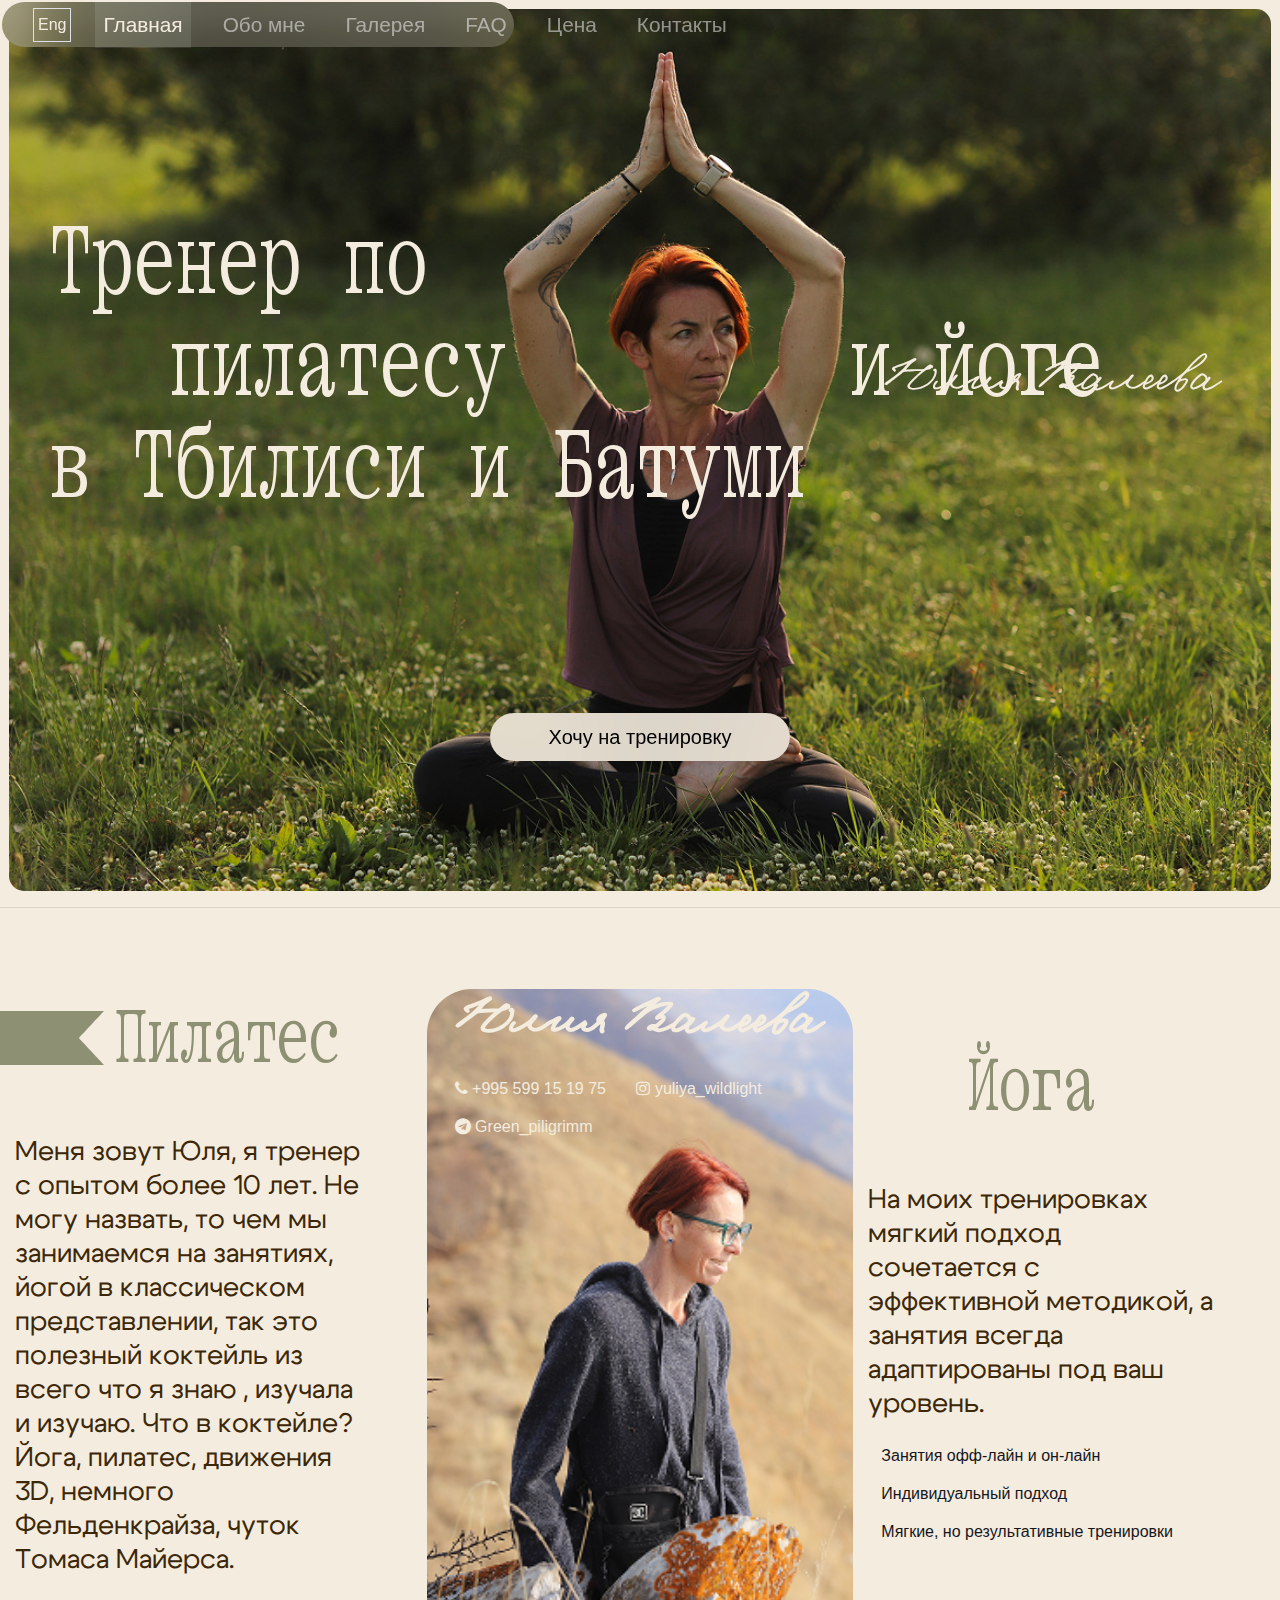
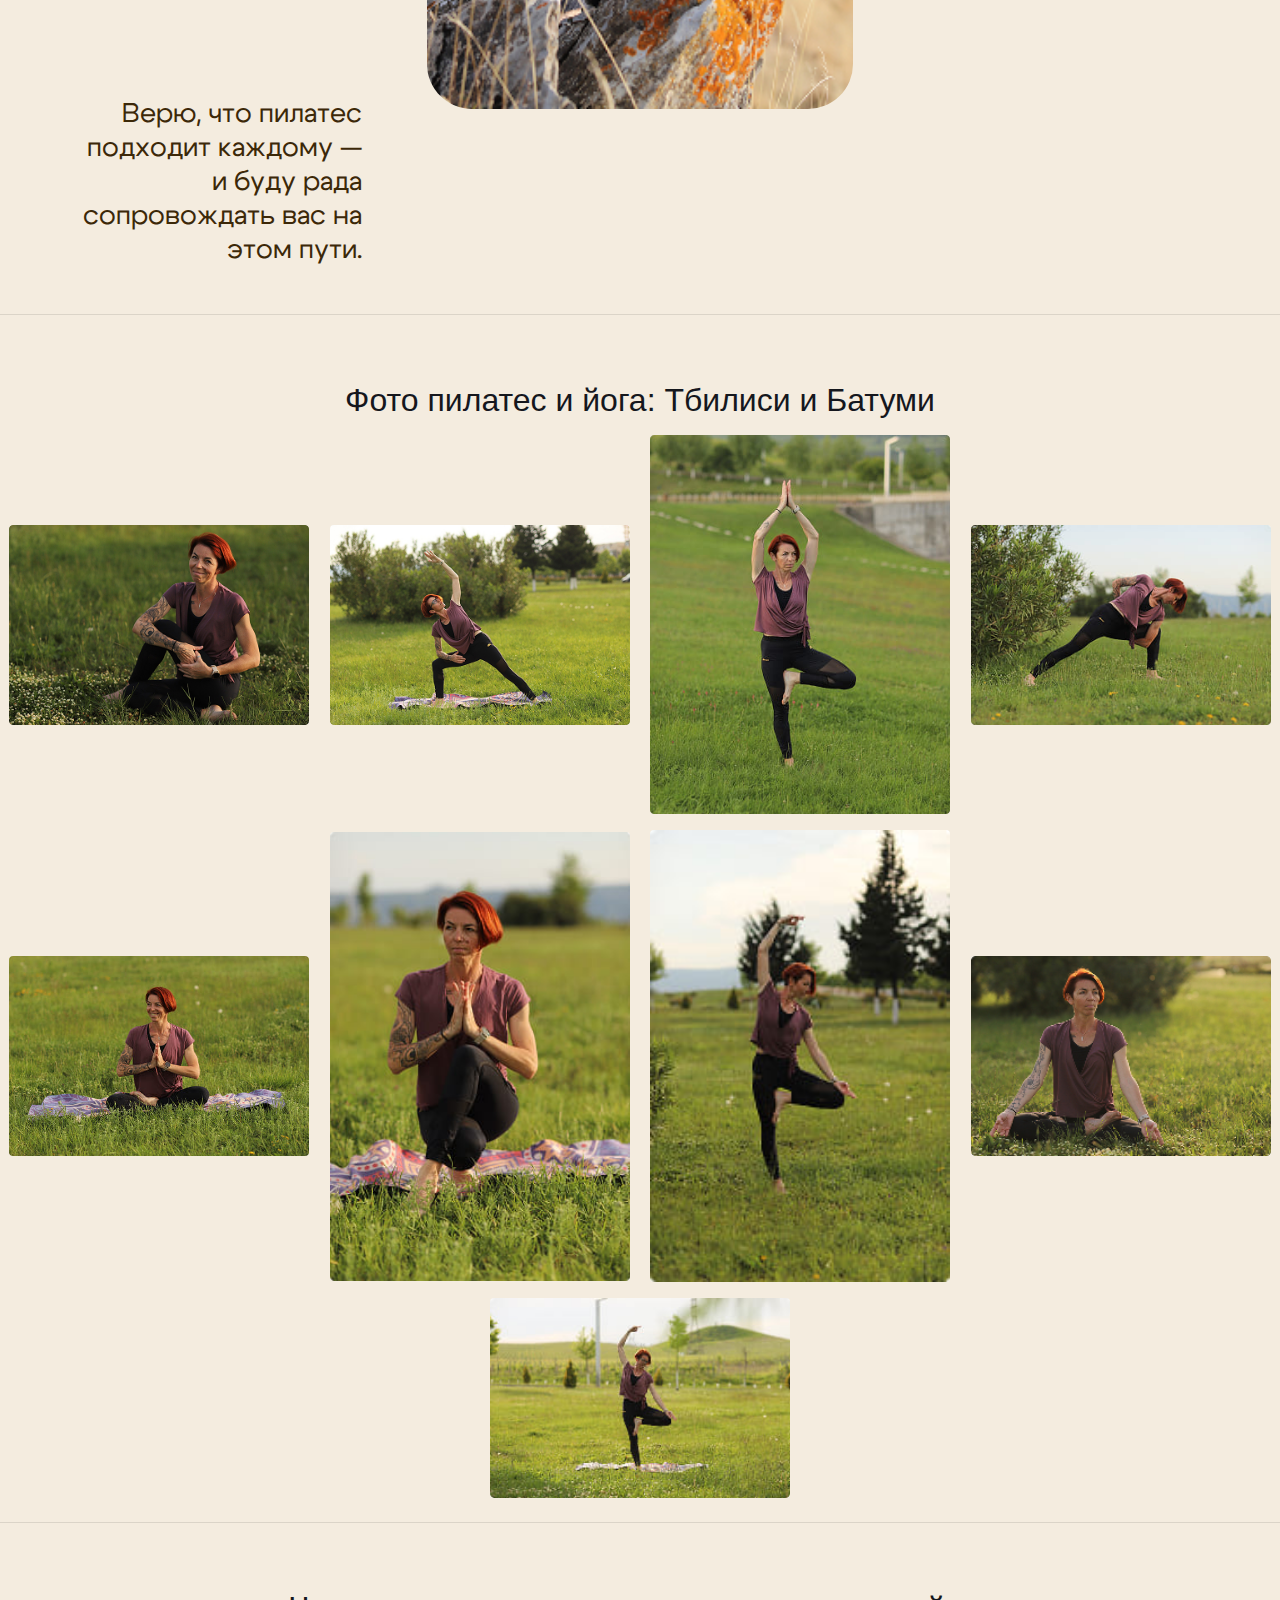
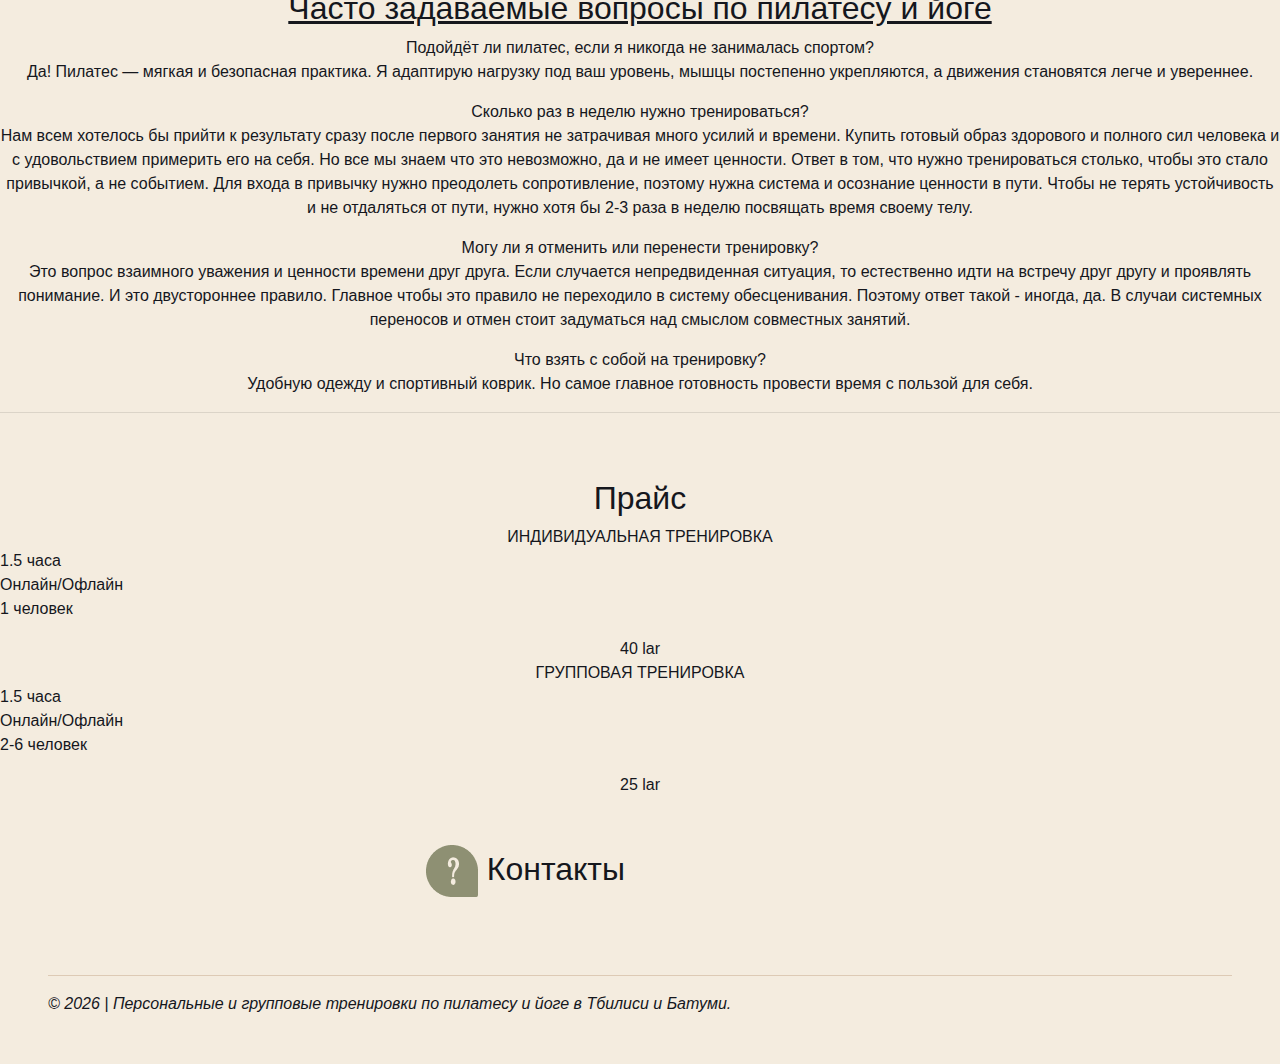
<file: index.html>
<!DOCTYPE html><html lang="ru">
<head>
    <!-- Required meta tags -->
    <meta charset="utf-8">
    <meta http-equiv="X-UA-Compatible" content="IE=edge">
    <meta name="viewport" content="width=device-width, initial-scale=1, shrink-to-fit=no">
    <!-- The above 3 meta tags *must* come first in the head; any other head content must come *after* these tags -->
    <!-- Fav Icon -->
    <link rel="shortcut icon" href="favicon.ico" type="image/x-icon">
    <title>Пилатес и йога в Тбилиси и Батуми | Тренер Юлия Валеева</title>
    <meta name="description" content="Тренер по пилатесу и йоге в Тбилиси | Юлия Валиева">
    <!-- Facebook -->
	<meta property="og:title" content="Пилатес и йога в Тбилиси ">
	<meta property="og:description" content="Персональный тренер по пилатесу и йоге в Тбилиси ">
	<meta property="og:image" content="images/headimage.jpg">
	<meta property="og:image:width" content>
	<meta property="og:image:height" content>
	<meta property="og:site_name" content>
    <!-- Bootstrap CSS -->
    <link rel="stylesheet" href="css/bootstrap.min.css">
    <!-- Font Awesome -->
      <link rel="stylesheet" href="css/fonts.css">
      <link rel="stylesheet" href="fonts/font-awesome/css/font-awesome.min.css">
    <!-- Custom Stylesheets -->
    <link rel="stylesheet" href="css/custom.css">
</head>

<body id="top">
<!--Header-->
    <nav id="navigation-menu" class="navbar fixed-top navbar-expand-lg navbar-dark scrolling-navbar">

        <div class="container">

		<button class="navbar-toggler" type="button" data-toggle="collapse" data-target="#navbarSupportedContent" aria-controls="navbarSupportedContent" aria-expanded="false" aria-label="Toggle navigation">
                <span class="navbar-toggler-icon"></span>
            </button>
            <a href="en.html" class=" border border-1 mr-4 p-1">Eng</a>
            <div class="collapse navbar-collapse" id="navbarSupportedContent">
                <ul class="navbar-nav m-auto">
                    <li class="nav-item mr-4 active">
                        <a class="nav-link" href="#section-0">Главная <span class="sr-only">(current)</span></a>
                    </li>
                    <li class="nav-item mr-4">
                        <a class="nav-link" href="#section-1">Обо мне</a>
                    </li>
                    <li class="nav-item mr-4">
                        <a class="nav-link" href="#section-2">Галерея</a>
                    </li>
                    <li class="nav-item mr-4">
                        <a class="nav-link" href="#section-3">FAQ</a>
                    </li>
                    <li class="nav-item mr-4">
                        <a class="nav-link" href="#section-4">Цена</a>
                    </li>
                    <li class="nav-item mr-4">
                        <a class="nav-link" href="#section-5">Контакты</a>
                    </li>

                </ul>
            </div>
        </div>
    </nav>
    <header id="section-0" class="bg_img">
            <div class="space">
                        <h1>Тренер по<br><span class="mleft"> пилатесу</span> и йоге<br>
                            <span class="city">в Тбилиси и Батуми</span></h1>
                        <h2>Юлия Валеева</h2>
                    <div class="ceneter_">
                        <button class="btn btn-lg btn_custom" data-toggle="modal" data-target="#exampleModal" data-wow-delay="2s">
                            Хочу на тренировку
                        </button>
                    </div>

            </div>

    </header>
    <!--And Header-->

    <hr class="line_">

    <!-- About me -->
    <section id="section-1" class="">
        <!--Container-->
        <div class="row_bg">
            <!--First row-->
            <div class="row" >
                <!--First column-->
                <div class="col-lg-4 col-md-6 col-sm-12 bookmark">
                    <h2 class="aboutme">Пилатес</h2>
                    <p class="aboutme">
                        Меня зовут Юля, я тренер с опытом более 10 лет.
                        Не могу назвать, то чем мы занимаемся на занятиях, йогой в классическом представлении,
                        так это полезный коктейль из всего что я знаю , изучала и изучаю. Что в коктейле?
                        Йога, пилатес, движения 3D, немного Фельденкрайза, чуток Томаса Майерса.
                    </p>

                    <p class="aboutme right_">
                        Верю, что пилатес подходит каждому — и буду рада сопровождать вас на этом пути.
                    </p>
                </div>
                <!--/First column-->

                <!--Second column-->
                <div class="col-lg-4 col-md-6 col-sm-12 photoname">
                    <h2 class="name">Юлия Валеева</h2>

                    <a href="tel:+995599151975" class="btn button_contact" >
                        <i class="fa fa-phone" aria-hidden="true"></i>
                        +995 599 15 19 75
                    </a>

                    <a href="https://www.instagram.com/yuliya_wildlight" class="btn button_contact" >
                        <i class="fa fa-instagram" aria-hidden="true"></i>
                        yuliya_wildlight
                    </a>

                    <a href="https://t.me/Green_piligrimm" class="btn button_contact" >
                        <i class="fa fa-telegram" aria-hidden="true"></i>
                        Green_piligrimm
                    </a>

                </div>
                <!--/Second column-->

                <!--Third column-->
                <div class="col-lg-4 col-md-6 col-sm-12">
                    <h2 class="aboutme mt-5">Йога</h2>

                    <p class="aboutme">
                        На моих тренировках мягкий подход сочетается с эффективной методикой, а занятия всегда адаптированы под ваш уровень.
                    </p>

                    <div class="btn button_" >Занятия офф-лайн и он-лайн</div>
                    <div class="btn button_" >Индивидуальный подход</div>
                    <div class="btn button_">Мягкие, но результативные тренировки</div>

                </div>
                <!--/Third column-->

            </div>
            <!--/First row-->
        </div>
    </section>
    <!-- And About me -->

    <hr class="line_">

    <!-- Foto -->
    <section id="section-2" class="text-center">
            <h2 class="photo">Фото пилатес и йога: Тбилиси и Батуми</h2>
              <img src="images/gallery/img1.jpg" class="rounded m-2" alt="Тренер по пилатесу и йоге: приветсвие" width="300" />
              <img src="images/gallery/img3.jpg" class="rounded m-2" alt="Тренер по пилатесу и йоге: разминка" width="300" />
              <img src="images/gallery/img8.jpg" class="rounded m-2" alt="Тренер по пилатесу и йоге: асана" width="300" />
              <img src="images/gallery/img7.jpg" class="rounded m-2" alt="Тренер по пилатесу и йоге: растяжка" width="300" />
              <img src="images/gallery/img4.jpg" class="rounded m-2" alt="Тренер по пилатесу и йоге: дыхание"  width="300" />
              <img src="images/gallery/img5.jpg" class="rounded m-2" alt="Тренер по пилатесу и йоге: гибкость" width="300" />
              <img src="images/gallery/img6.jpg" class="rounded m-2" alt="Тренер по пилатесу и йоге: гармония в теле" width="300" />
              <img src="images/gallery/img9.jpg" class="rounded m-2" alt="Тренер по пилатесу и йоге: дыхание"  width="300" />
              <img src="images/gallery/img2.jpg" class="rounded m-2" alt="Тренер по пилатесу и йоге: нирвана"  width="300" />
    </section>
    <!-- And Foto -->


<hr class="line_">

    <section id="section-3" class="text-center">
        <div class="faq">
                <h2 class="faq"><u>Часто задаваемые вопросы по пилатесу и йоге</u></h2>
            <div class="question">
                Подойдёт ли пилатес, если
                я никогда не занималась
                спортом?
                <p class="answer">Да! Пилатес — мягкая и безопасная практика. Я адаптирую
                нагрузку под ваш уровень, мышцы постепенно укрепляются, а
                    движения становятся легче и увереннее.</p>
            </div>

            <div class="question">
                Сколько раз в неделю нужно тренироваться?
                <p class="answer">
                    Нам всем хотелось бы прийти к результату сразу после первого занятия не затрачивая много
                    усилий и времени. Купить готовый образ здорового и полного сил человека и с удовольствием
                    примерить его на себя. Но все мы знаем что это невозможно, да и не имеет ценности. Ответ в том,
                    что нужно тренироваться столько, чтобы это стало привычкой, а не событием. Для входа в привычку
                    нужно преодолеть сопротивление, поэтому нужна система и осознание ценности в пути.  Чтобы не терять
                    устойчивость и не отдаляться от пути, нужно хотя бы 2-3 раза в неделю посвящать время своему телу.
                </p>

            </div>

            <div class="question">
            Могу ли я отменить
            или перенести тренировку?
                <p class="answer">Это вопрос взаимного уважения и ценности времени друг друга. Если случается
                    непредвиденная ситуация, то естественно идти на встречу друг другу и проявлять понимание.
                    И это двустороннее правило. Главное чтобы это правило не переходило в систему обесценивания.
                    Поэтому ответ такой - иногда, да. В случаи системных переносов и отмен стоит задуматься над смыслом
                    совместных занятий.
                </p>
            </div>

            <div class="question">
            Что взять с собой на тренировку?
                <p class="answer">Удобную одежду и спортивный коврик.  Но самое главное готовность
                    провести время с пользой для себя.</p>
            </div>


        </div>


    </section>



<hr class="line_">


    <section id="section-4" class="text-center">
        <div class="bg_img_price">
                <h2 class="price">Прайс</h2>

                <div class="price_block">ИНДИВИДУАЛЬНАЯ ТРЕНИРОВКА
                    <ul class="text-left ul_">
                        <li>1.5 часа</li>
                        <li>Онлайн/Офлайн</li>
                        <li>1 человек</li>
                    </ul>
                    <span class="price_num">40 lar</span>
                </div>
                <div class="price_block">ГРУППОВАЯ ТРЕНИРОВКА
                    <ul class="text-left ul_">
                        <li>1.5 часа</li>
                        <li>Онлайн/Офлайн</li>
                        <li>2-6 человек</li>
                    </ul>
                    <span class="price_num">25 lar</span>
                </div>

        </div>

    </section>

    <!-- Footer -->
    <footer class="p-5" id="section-5">
        <div class="row">
            <div class="col-md-6 col-sm-12 text-right"><h2 class="footer_">
                <img src="images/quest.png" height="53" width="52"/> Контакты</h2>
            </div>
            <div class="col-md-6 col-sm-12">
                <a href="tel:+995599151975" class="btn button_" >
                        <i class="fa fa-phone" aria-hidden="true"></i>
                        +995 599 15 19 75
                    </a><br>
                    <a href="https://www.instagram.com/yuliya_wildlight" class="btn button_" >
                        <i class="fa fa-instagram" aria-hidden="true"></i>
                        yuliya_wildlight
                    </a><br>
                    <a href="https://t.me/Green_piligrimm" class="btn button_" >
                        <i class="fa fa-telegram" aria-hidden="true"></i>
                        Green_piligrimm
                    </a>
            </div>
        </div>
                                        <hr>
                <em class="aboutme">© 2026 | Персональные и групповые тренировки по пилатесу и йоге в Тбилиси и Батуми. </em>

    </footer>
    <!-- And Footer -->



    <!-- Modal Window -->
    <div class="modal fade" id="exampleModal" tabindex="-1" role="dialog" aria-labelledby="exampleModalLabel" aria-hidden="true">
        <div class="modal-dialog" role="document">
            <div class="modal-content">
                <div class="modal-header text-center">
                    <h5 class="modal-title w-100 font-weight-bold" id="exampleModalLabel">Контактная информация</h5>
                    <button type="button" class="close" data-dismiss="modal" aria-label="Close">
                        <span aria-hidden="true">×</span>
                    </button>
                </div>
                <div class="modal-body  mx-3">
                    <div id="contact" class="form-container">
                <a href="tel:+995599151975" class="btn button_" >
                        <i class="fa fa-phone" aria-hidden="true"></i>
                        +995 599 15 19 75
                    </a><br>
                    <a href="https://www.instagram.com/yuliya_wildlight" class="btn button_" >
                        <i class="fa fa-instagram" aria-hidden="true"></i>
                        yuliya_wildlight
                    </a><br>
                    <a href="https://t.me/Green_piligrimm" class="btn button_" >
                        <i class="fa fa-telegram" aria-hidden="true"></i>
                        Green_piligrimm
                    </a>

                    </div>
                </div>
            </div>
        </div>
    </div>
    <!-- And Modal Window -->

    <!-- jQuery first, then Bootstrap JS -->
    <script src="js/jquery-3.3.1.min.js"></script>
    <script src="js/bootstrap.min.js"></script>
    <script src="js/mdb.min.js"></script>
    <!-- Optional JavaScript -->
	<script src="js/owl.carousel.min.js"></script>
    <script src="js/jquery.malihu.PageScroll2id.min.js"></script>
    <script src="js/custom.js"></script>

    </script>


</body></html>
</file>
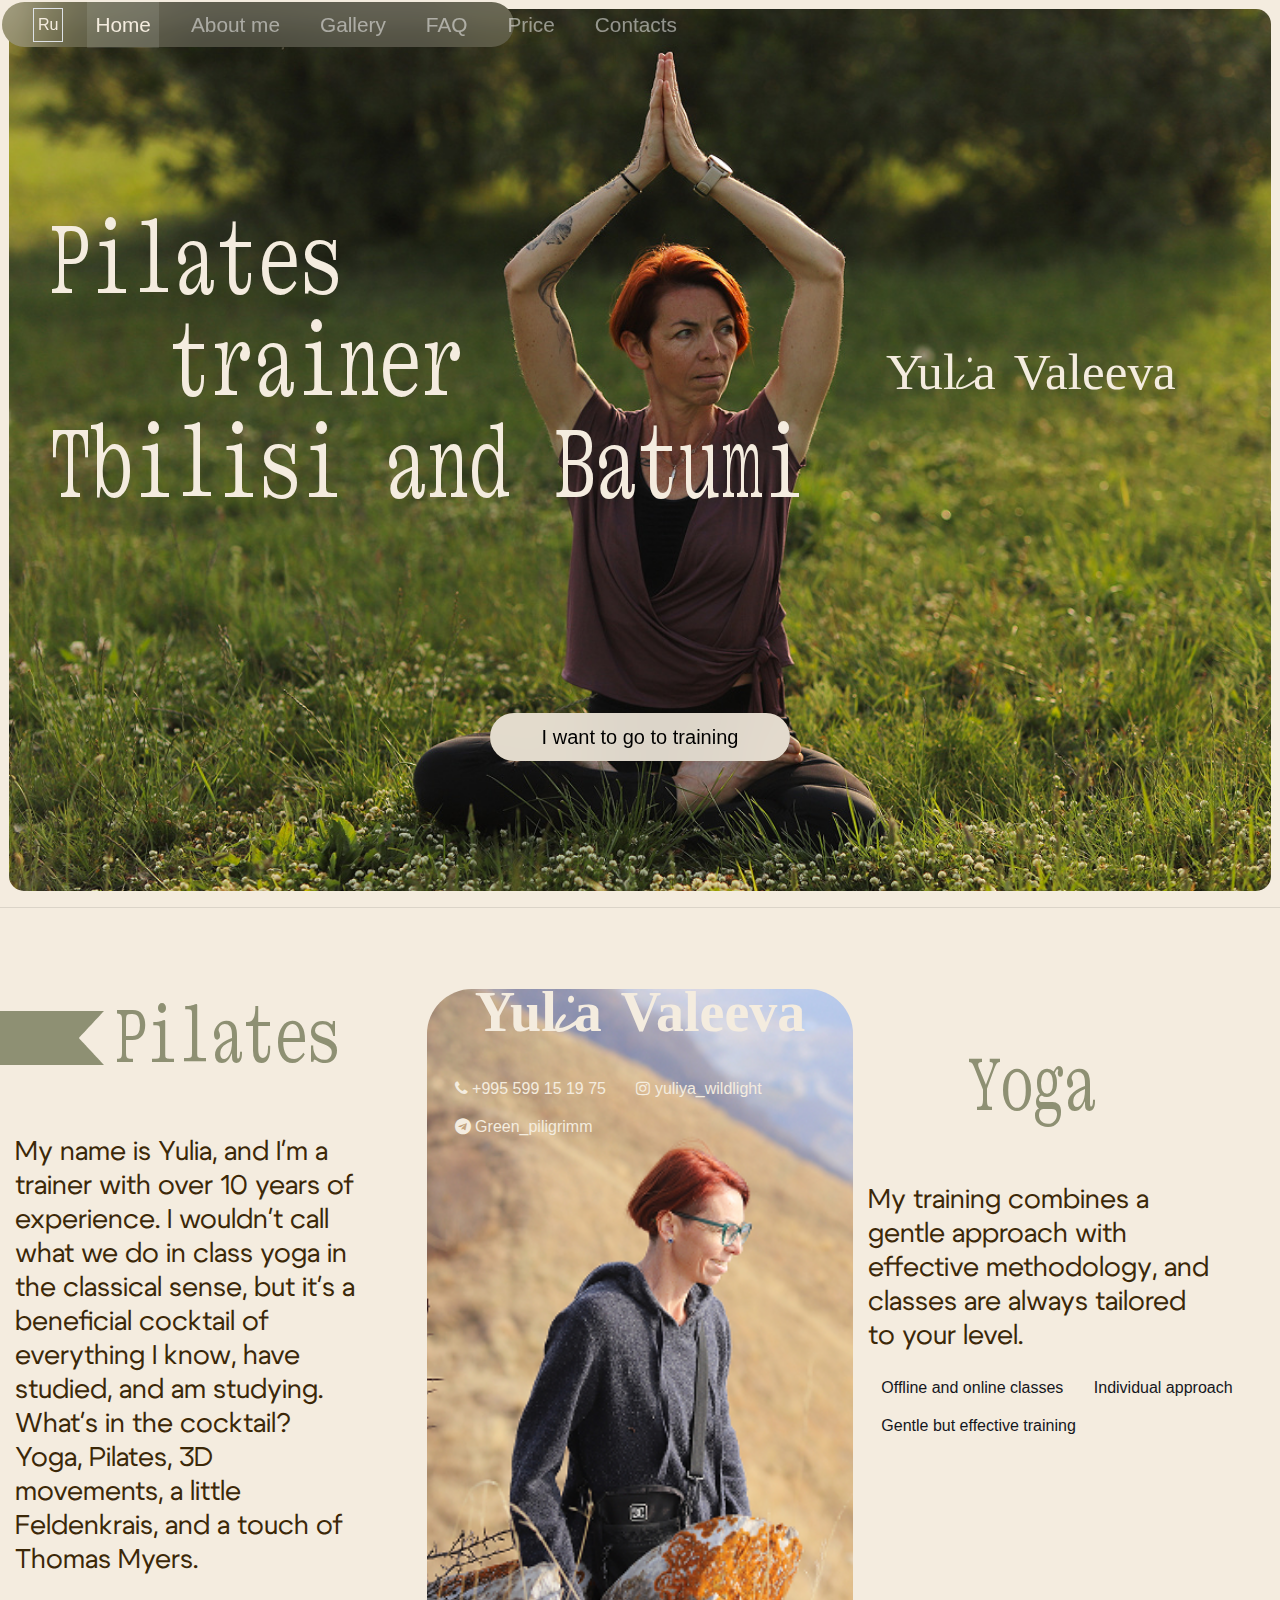
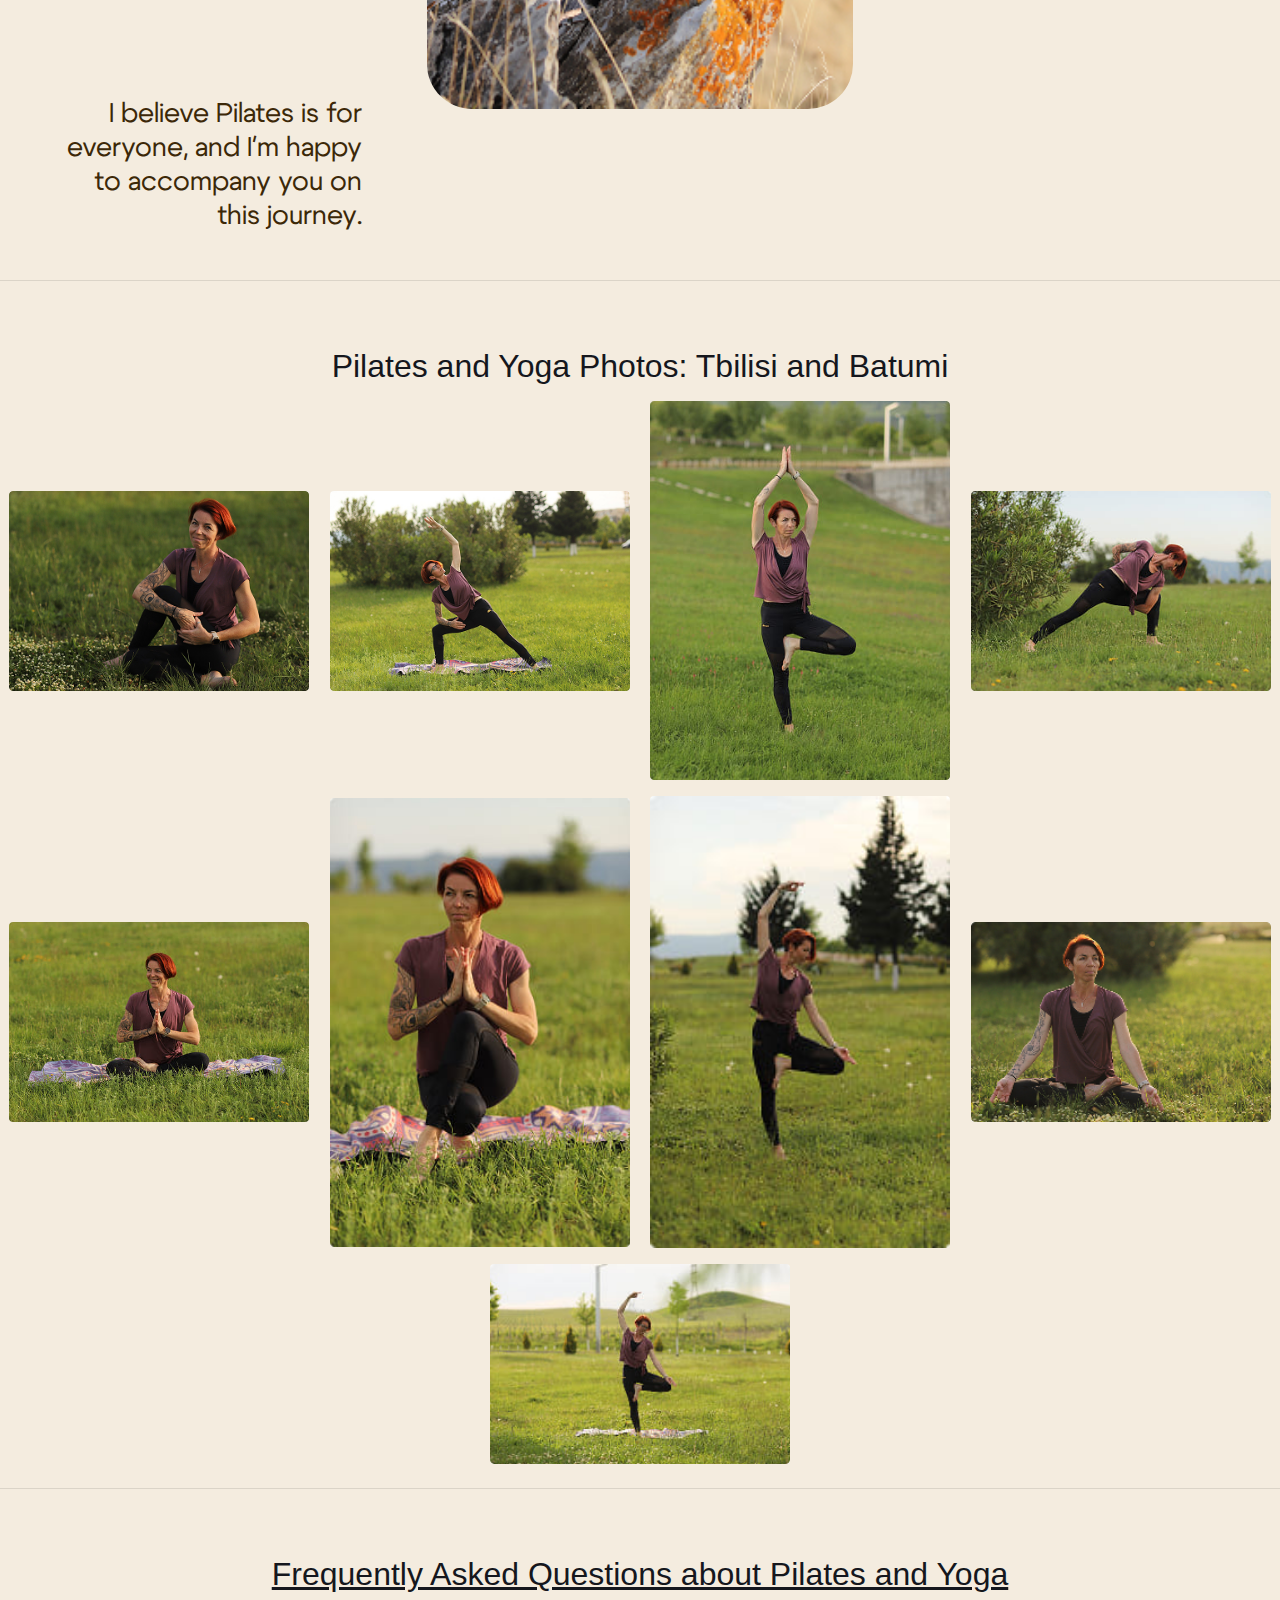
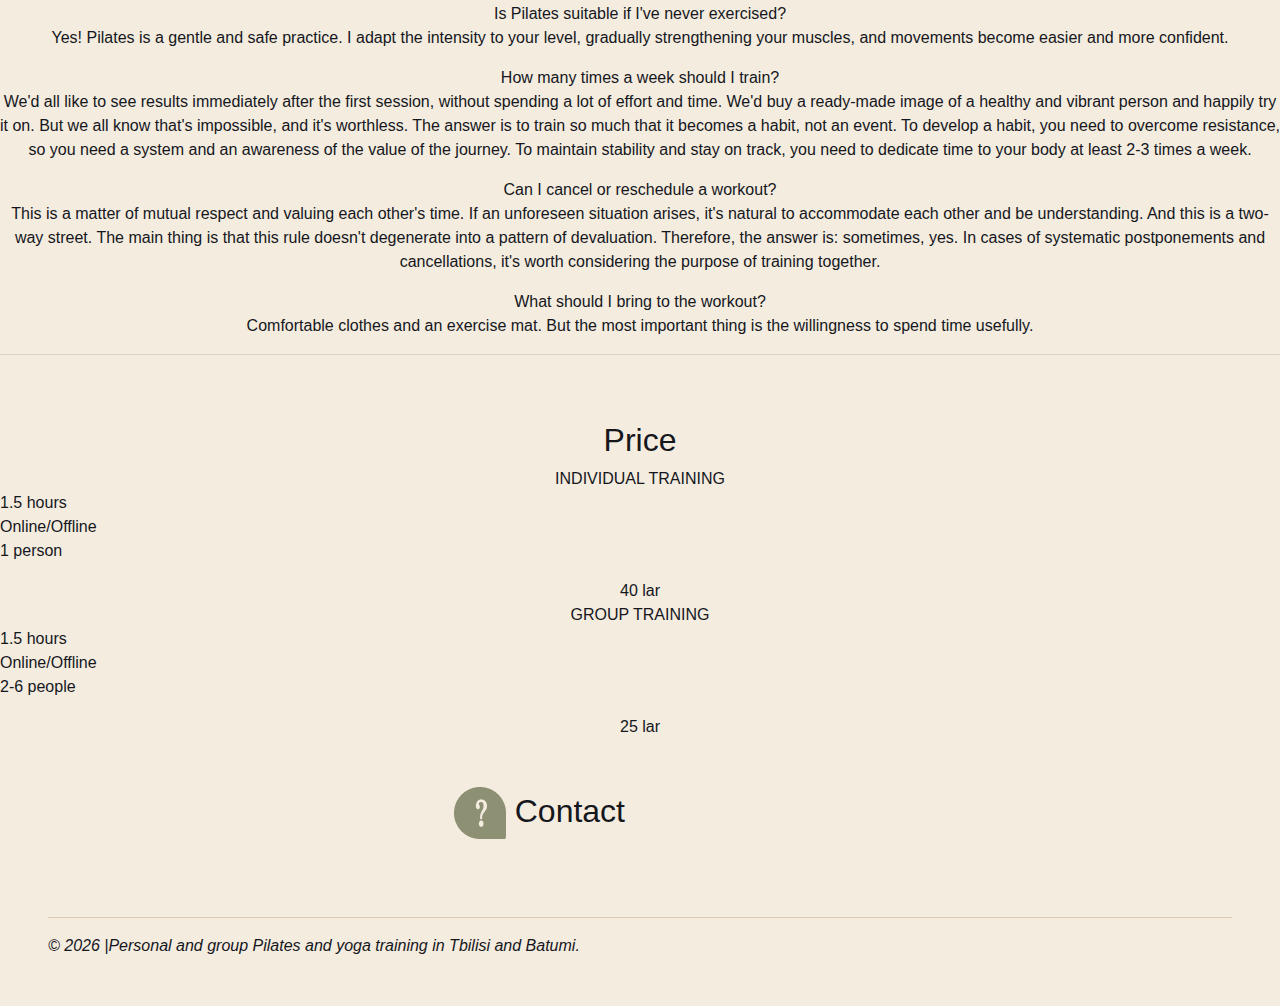
<file: en.html>
<!DOCTYPE html><html lang="en">
<head>
    <!-- Required meta tags -->
    <meta charset="utf-8">
    <meta http-equiv="X-UA-Compatible" content="IE=edge">
    <meta name="viewport" content="width=device-width, initial-scale=1, shrink-to-fit=no">
    <!-- The above 3 meta tags *must* come first in the head; any other head content must come *after* these tags -->
    <!-- Fav Icon -->
    <link rel="shortcut icon" href="favicon.ico" type="image/x-icon">
    <title>Pilates and yoga in Tbilisi and Batumi | Coach Yulia Valeeva</title>
    <meta name="description" content="Pilates and yoga trainer in Tbilisi and Batumi | Yulia Valeeva">
    <!-- Facebook -->
	<meta property="og:title" content="Pilates and yoga in Tbilisi">
	<meta property="og:description" content="Personal Pilates and yoga trainer in Tbilisi and Batumi ">
	<meta property="og:image" content="images/headimage.jpg">
	<meta property="og:image:width" content>
	<meta property="og:image:height" content>
	<meta property="og:site_name" content>
    <!-- Bootstrap CSS -->
    <link rel="stylesheet" href="css/bootstrap.min.css">
    <!-- Font Awesome -->
      <link rel="stylesheet" href="css/fonts.css">
      <link rel="stylesheet" href="fonts/font-awesome/css/font-awesome.min.css">
    <!-- Custom Stylesheets -->
    <link rel="stylesheet" href="css/custom.css">
</head>

<body id="top">
<!--Header-->
    <nav id="navigation-menu" class="navbar fixed-top navbar-expand-lg navbar-dark scrolling-navbar">
        <div class="container">

		<button class="navbar-toggler" type="button" data-toggle="collapse" data-target="#navbarSupportedContent" aria-controls="navbarSupportedContent" aria-expanded="false" aria-label="Toggle navigation">
                <span class="navbar-toggler-icon"></span>
            </button>
            <a href="index.html" class=" border border-1 mr-4 p-1">Ru</a>
            <div class="collapse navbar-collapse" id="navbarSupportedContent">
                <ul class="navbar-nav m-auto">
                    <li class="nav-item mr-4 active">
                        <a class="nav-link" href="#section-0">Home <span class="sr-only">(current)</span></a>
                    </li>
                    <li class="nav-item mr-4">
                        <a class="nav-link" href="#section-1">About me</a>
                    </li>
                    <li class="nav-item mr-4">
                        <a class="nav-link" href="#section-2">Gallery</a>
                    </li>
                    <li class="nav-item mr-4">
                        <a class="nav-link" href="#section-3">FAQ</a>
                    </li>
                    <li class="nav-item mr-4">
                        <a class="nav-link" href="#section-4">Price</a>
                    </li>
                    <li class="nav-item" mr-4">
                        <a class="nav-link" href="#section-5">Contacts</a>
                    </li>

                </ul>
            </div>
        </div>
    </nav>
    <header id="section-0" class="bg_img">
            <div class="space">
                        <h1>Pilates  <br><span class="mleft"> trainer</span><br>
                            <span class="city">Tbilisi and Batumi</span></h1>
                        <h2>Yulia Valeeva</h2>
                    <div class="ceneter_">
                        <button class="btn btn-lg btn_custom" data-toggle="modal" data-target="#exampleModal" data-wow-delay="2s">
                            I want to go to training
                        </button>
                    </div>

            </div>

    </header>
    <!--And Header-->

    <hr class="line_">

    <!-- About me -->
    <section id="section-1" class="">
        <!--Container-->
        <div class="row_bg">
            <!--First row-->
            <div class="row" >
                <!--First column-->
                <div class="col-lg-4 col-md-6 col-sm-12 bookmark">
                    <h2 class="aboutme">Pilates</h2>
                    <p class="aboutme">
                        My name is Yulia, and I'm a trainer with over 10 years of experience.
                        I wouldn't call what we do in class yoga in the classical sense, but it's a beneficial cocktail of everything I know, have studied, and am studying. What's in the cocktail?
                        Yoga, Pilates, 3D movements, a little Feldenkrais, and a touch of Thomas Myers.
                    </p>
                    <p class="aboutme right_">
                        I believe Pilates is for everyone, and I'm happy to accompany you on this journey.
                    </p>
                </div>
                <!--/First column-->

                <!--Second column-->
                <div class="col-lg-4 col-md-6 col-sm-12 photoname">
                    <h2 class="name">Yulia Valeeva</h2>

                    <a href="tel:+995599151975" class="btn button_contact" >
                        <i class="fa fa-phone" aria-hidden="true"></i>
                        +995 599 15 19 75
                    </a>

                    <a href="https://www.instagram.com/yuliya_wildlight" class="btn button_contact" >
                        <i class="fa fa-instagram" aria-hidden="true"></i>
                        yuliya_wildlight
                    </a>

                    <a href="https://t.me/Green_piligrimm" class="btn button_contact" >
                        <i class="fa fa-telegram" aria-hidden="true"></i>
                        Green_piligrimm
                    </a>

                </div>
                <!--/Second column-->

                <!--Third column-->
                <div class="col-lg-4 col-md-6 col-sm-12">
                    <h2 class="aboutme mt-5">Yoga</h2>

                    <p class="aboutme">
                        My training combines a gentle approach with effective methodology, and classes are always tailored to your level.
                    </p>

                    <div class="btn button_" >Offline and online classes</div>
                    <div class="btn button_" >Individual approach</div>
                    <div class="btn button_">Gentle but effective training</div>
                </div>
                <!--/Third column-->

            </div>
            <!--/First row-->
        </div>
    </section>
    <!-- And About me -->

    <hr class="line_">

    <!-- Foto -->
    <section id="section-2" class="text-center">
            <h2 class="photo">Pilates and Yoga Photos: Tbilisi and Batumi</h2>
              <img src="images/gallery/img1.jpg" class="rounded m-2" alt="Pilates and Yoga Trainer: Greetings" width="300" />
              <img src="images/gallery/img3.jpg" class="rounded m-2" alt="Pilates and Yoga Trainer: Warm-Up" width="300" />
              <img src="images/gallery/img8.jpg" class="rounded m-2" alt="Pilates and Yoga Trainer: Asana" width="300" />
              <img src="images/gallery/img7.jpg" class="rounded m-2" alt="Pilates and Yoga Trainer: Stretching" width="300" />
              <img src="images/gallery/img4.jpg" class="rounded m-2" alt="Pilates and Yoga Trainer: Breathing"  width="300" />
              <img src="images/gallery/img5.jpg" class="rounded m-2" alt="Pilates and Yoga Trainer: Flexibility" width="300" />
              <img src="images/gallery/img6.jpg" class="rounded m-2" alt="Pilates and Yoga Trainer: Harmony in the Body" width="300" />
              <img src="images/gallery/img9.jpg" class="rounded m-2" alt="Pilates and Yoga Trainer: Breathing"  width="300" />
              <img src="images/gallery/img2.jpg" class="rounded m-2" alt="Pilates and Yoga Trainer: Nirvana"  width="300" />
    </section>
    <!-- And Foto -->


<hr class="line_">

    <section id="section-3" class="text-center">
<div class="faq">
<h2 class="faq"><u>Frequently Asked Questions about Pilates and Yoga</u></h2>
<div class="question">
Is Pilates suitable if I've never exercised?
<p class="answer">Yes! Pilates is a gentle and safe practice. I adapt the
intensity to your level, gradually strengthening your muscles, and
movements become easier and more confident.</p>
</div>

<div class="question">
How many times a week should I train?
<p class="answer">
We'd all like to see results immediately after the first session, without spending a lot
of effort and time. We'd buy a ready-made image of a healthy and vibrant person and happily
try it on. But we all know that's impossible, and it's worthless. The answer is
to train so much that it becomes a habit, not an event. To develop a habit,
you need to overcome resistance, so you need a system and an awareness of the value of the journey. To maintain
stability and stay on track, you need to dedicate time to your body at least 2-3 times a week.
</p>

</div>

<div class="question">
Can I cancel
or reschedule a workout?
<p class="answer">This is a matter of mutual respect and valuing each other's time. If an unforeseen situation arises, it's natural to accommodate each other and be understanding.
And this is a two-way street. The main thing is that this rule doesn't degenerate into a pattern of devaluation.
Therefore, the answer is: sometimes, yes. In cases of systematic postponements and cancellations, it's worth considering the purpose of
training together.
</p>
</div>

<div class="question">
What should I bring to the workout?
<p class="answer">Comfortable clothes and an exercise mat. But the most important thing is the willingness
to spend time usefully.</p>
</div>

</div>

    </section>



<hr class="line_">


    <section id="section-4" class="text-center">
<div class="bg_img_price">
<h2 class="price">Price</h2>

<div class="price_block">INDIVIDUAL TRAINING
<ul class="text-left ul_">
<li>1.5 hours</li>
<li>Online/Offline</li>
<li>1 person</li>
</ul>
<span class="price_num">40 lar</span>
</div>
<div class="price_block">GROUP TRAINING
<ul class="text-left ul_">
<li>1.5 hours</li>
<li>Online/Offline</li>
<li>2-6 people</li>
</ul>
<span class="price_num">25 lar</span>
</div>

</div>

    </section>

    <!-- Footer -->
    <footer class="p-5" id="section-5">
        <div class="row">
            <div class="col-md-6 col-sm-12 text-right"><h2 class="footer_">
                <img src="images/quest.png" height="53" width="52"/> Contact</h2>
            </div>
            <div class="col-md-6 col-sm-12">
                <a href="tel:+995599151975" class="btn button_" >
                        <i class="fa fa-phone" aria-hidden="true"></i>
                        +995 599 15 19 75
                    </a><br>
                    <a href="https://www.instagram.com/yuliya_wildlight" class="btn button_" >
                        <i class="fa fa-instagram" aria-hidden="true"></i>
                        yuliya_wildlight
                    </a><br>
                    <a href="https://t.me/Green_piligrimm" class="btn button_" >
                        <i class="fa fa-telegram" aria-hidden="true"></i>
                        Green_piligrimm
                    </a>
            </div>
        </div>
                                        <hr>
                <em class="aboutme">© 2026 |Personal and group Pilates and yoga training in Tbilisi and Batumi. </em>

    </footer>
    <!-- And Footer -->



    <!-- Modal Window -->
    <div class="modal fade" id="exampleModal" tabindex="-1" role="dialog" aria-labelledby="exampleModalLabel" aria-hidden="true">
        <div class="modal-dialog" role="document">
            <div class="modal-content">
                <div class="modal-header text-center">
                    <h5 class="modal-title w-100 font-weight-bold" id="exampleModalLabel">Contact information</h5>
                    <button type="button" class="close" data-dismiss="modal" aria-label="Close">
                        <span aria-hidden="true">×</span>
                    </button>
                </div>
                <div class="modal-body  mx-3">
                    <div id="contact" class="form-container">
                <a href="tel:+995599151975" class="btn button_" >
                        <i class="fa fa-phone" aria-hidden="true"></i>
                        +995 599 15 19 75
                    </a><br>
                    <a href="https://www.instagram.com/yuliya_wildlight" class="btn button_" >
                        <i class="fa fa-instagram" aria-hidden="true"></i>
                        yuliya_wildlight
                    </a><br>
                    <a href="https://t.me/Green_piligrimm" class="btn button_" >
                        <i class="fa fa-telegram" aria-hidden="true"></i>
                        Green_piligrimm
                    </a>

                    </div>
                </div>
            </div>
        </div>
    </div>
    <!-- And Modal Window -->

    <!-- jQuery first, then Bootstrap JS -->
    <script src="js/jquery-3.3.1.min.js"></script>
    <script src="js/bootstrap.min.js"></script>
    <script src="js/mdb.min.js"></script>
    <!-- Optional JavaScript -->
	<script src="js/owl.carousel.min.js"></script>
    <script src="js/jquery.malihu.PageScroll2id.min.js"></script>
    <script src="js/custom.js"></script>

    </script>


</body></html>
</file>
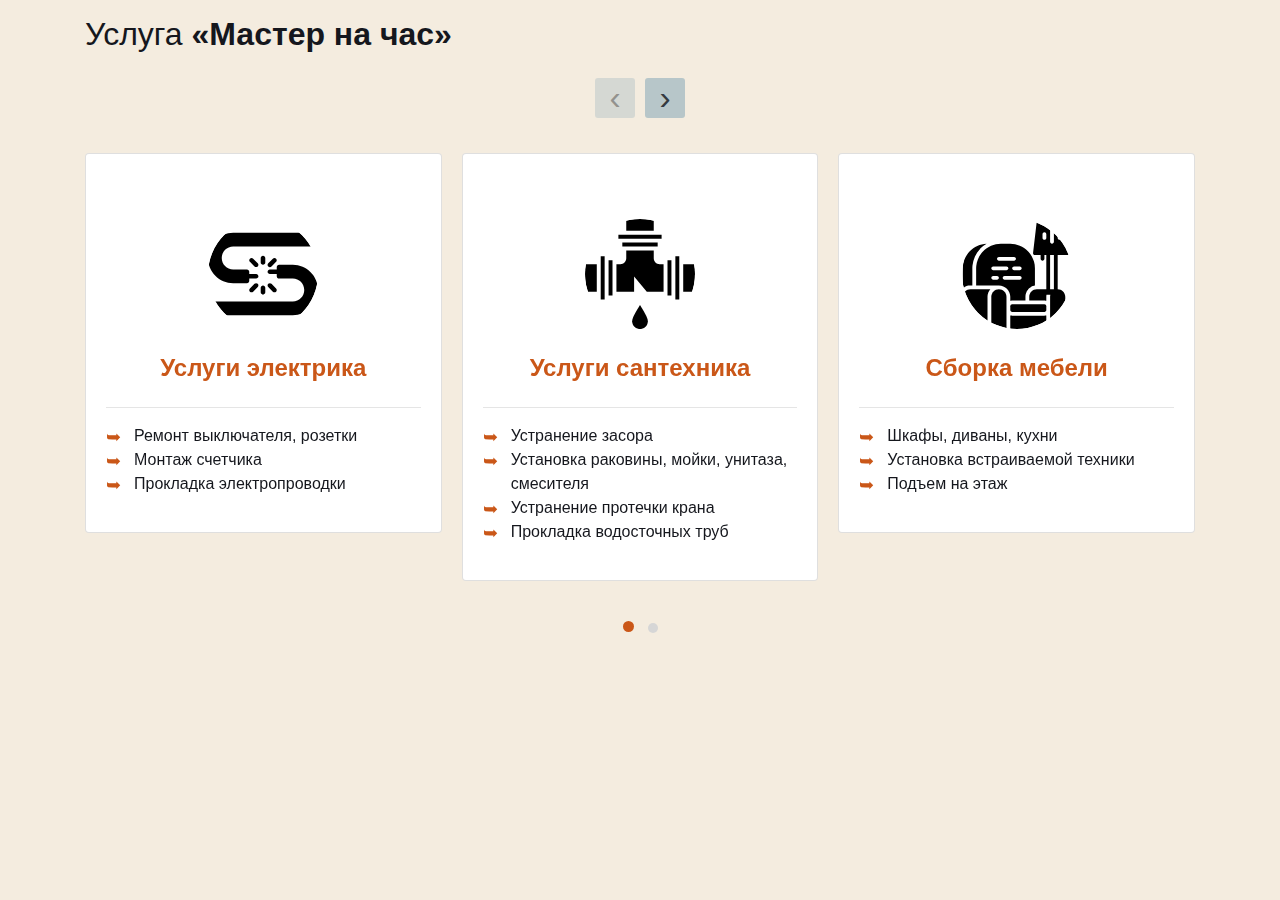
<file: index (copy).html>
<!DOCTYPE html><html lang="ru"><head>
    <!-- Required meta tags -->
    <meta charset="utf-8">
    <meta http-equiv="X-UA-Compatible" content="IE=edge">
    <meta name="viewport" content="width=device-width, initial-scale=1, shrink-to-fit=no">
    <!-- The above 3 meta tags *must* come first in the head; any other head content must come *after* these tags -->
    <!-- Fav Icon -->
    <link rel="shortcut icon" href="favicon.ico" type="image/x-icon">
    <title>Мастер на час в Тбилиси | Мелкие ремонтные работы</title>
    <meta name="description" content="Услуги по ремонту в Тбилиси ✔ Вызвать мастера на дом ✔ Услуги электрика, сантехника, мелкий ремонт квартир">
    <!-- Facebook -->
	<meta property="og:title" content="Мастер на час в Тбилиси">
	<meta property="og:description" content="Услуги по ремонту в Тбилиси ✔ Вызвать мастера на дом ✔ Услуги электрика, сантехника, мелкий ремонт квартир">
	<meta property="og:image" content="images/master-na-chas.jpg">
	<meta property="og:image:width" content>
	<meta property="og:image:height" content>
	<meta property="og:site_name" content>
    <!-- Bootstrap CSS -->
    <link rel="stylesheet" href="css/bootstrap.min.css">
    <!-- Font Awesome -->
    <!-- Owl Carusel -->
    <link rel="stylesheet" href="css/owl.carousel.min.css">
    <!-- Custom Stylesheets -->
    <link rel="stylesheet" href="css/custom.css">
</head>

<body id="top">

    <!-- Services -->
    <section id="section-1" class="row_bg">
        <div class="container">
            <div class="position-relative">
                <h2 class="h1-responsive">Услуга<strong class="mycolor"> «Мастер на час»</strong></h2>
            </div>
            <div class="row">
                <div class="col-12 columns mt-4">
                    <div class="owl-carousel owl-theme pt-5">
                        <div class="item">
                            <!--Card-->
                            <div class="card testimonial-card">
                                <!--Background color-->
                                <div class="card-up services_gr"></div>
                                <!--Avatar-->
                                <div class="avatar mx-auto white">
                                    <img src="fonts/broken-cable.svg" alt="broken-cable" class="rounded-circle img-fluid">
                                </div>
                                <div class="card-body">
                                    <!--Name-->
                                    <h4 class="services_h">Услуги электрика</h4>
                                    <hr>
                                    <ul class="servicesLinks">
                                        <li>Ремонт выключателя, розетки</li>
                                        <li>Монтаж счетчика</li>
                                        <li>Прокладка электропроводки</li>
                                    </ul>
                                </div>
                            </div>
                        </div>
                        <!--Card-->
                        <div class="item">
                            <!--Card-->
                            <div class="card testimonial-card">
                                <!--Background color-->
                                <div class="card-up services_gr"></div>
                                <!--Avatar-->
                                <div class="avatar mx-auto white">
                                    <img src="fonts/leak.svg" alt="leak" class="rounded-circle img-fluid">
                                </div>
                                <div class="card-body">
                                    <!--Name-->
                                    <h4 class="services_h">Услуги сантехника</h4>
                                    <hr>
                                    <ul class="servicesLinks">
                                        <li>Устранение засора</li>
                                        <li>Установка раковины, мойки, унитаза, смесителя</li>
                                        <li>Устранение протечки крана</li>
                                        <li>Прокладка водосточных труб</li>
                                    </ul>
                                </div>
                            </div>
                            <!--Card-->
                        </div>
                        <div class="item">
                            <!--Card-->
                            <div class="card testimonial-card">
                                <!--Background color-->
                                <div class="card-up services_gr"></div>
                                <!--Avatar-->
                                <div class="avatar mx-auto white">
                                    <img src="fonts/living-room.svg" alt="living-room" class="rounded-circle img-fluid">
                                </div>
                                <div class="card-body">
                                    <!--Name-->
                                    <h4 class="services_h">Cборка мебели</h4>
                                    <hr>
                                    <ul class="servicesLinks">
                                        <li>Шкафы, диваны, кухни</li>
                                        <li>Установка встраиваемой техники</li>
                                        <li>Подъем на этаж</li>
                                    </ul>
                                </div>
                            </div>
                            <!--Card-->
                        </div>
                        <div class="item">
                            <!--Card-->
                            <div class="card testimonial-card">
                                <!--Background color-->
                                <div class="card-up services_gr"></div>
                                <!--Avatar-->
                                <div class="avatar mx-auto white">
                                    <img src="fonts/handyman-tools.svg" alt="handyman-tools" class="rounded-circle img-fluid">
                                </div>
                                <div class="card-body">
                                    <!--Name-->
                                    <h4 class="services_h">Мелкий ремонт в квартире</h4>
                                    <hr>
                                    <ul class="servicesLinks">
                                        <li>Монтаж карнизов и плинтусов</li>
                                        <li>Ремонт межкомнатных дверей</li>
                                        <li>Повесить картину, телевизор, люстру</li>
                                    </ul>
                                </div>
                            </div>
                            <!--Card-->
                        </div>
                        <div class="item">
                            <!--Card-->
                            <div class="card testimonial-card">
                                <!--Background color-->
                                <div class="card-up services_gr"></div>
                                <!--Avatar-->
                                <div class="avatar mx-auto white">
                                    <img src="fonts/washing-machine.svg" alt="washing-machine" class="rounded-circle img-fluid">
                                </div>
                                <div class="card-body">
                                    <!--Name-->
                                    <h4 class="services_h">Установка бытовой техники</h4>
                                    <hr>
                                    <ul class="servicesLinks">
                                        <li>Сплит-системы</li>
                                        <li>Холодильники</li>
                                        <li>Стиральные машины</li>
                                        <li>Котлы</li>
                                    </ul>
                                </div>
                            </div>
                            <!--Card-->
                        </div>
                        <div class="item">
                            <!--Card-->
                            <div class="card testimonial-card">
                                <!--Background color-->
                                <div class="card-up services_gr"></div>
                                <!--Avatar-->
                                <div class="avatar mx-auto white">
                                    <img src="fonts/3d-buildings.svg" alt="building" class="rounded-circle img-fluid">
                                </div>
                                <div class="card-body">
                                    <!--Name-->
                                    <h4 class="services_h">Мелкий ремонт офиса</h4>
                                    <hr>
                                    <ul class="servicesLinks">
                                        <li>Офисная мебель</li>
                                        <li>Обслуживание куллеров для воды: чистка, ремонт</li>
                                        <li>Обслуживание сплит-систем</li>
                                    </ul>
                                </div>
                            </div>
                            <!--Card-->
                        </div>
                    </div>
                    <!--row-->
                </div>
                <!--Container-->
            </div>
        </div>
    </section>
    <!-- And Services -->


    <!-- jQuery first, then Bootstrap JS -->
    <script src="js/jquery-3.3.1.min.js"></script>
    <script src="js/bootstrap.min.js"></script>
    <!-- Optional JavaScript -->
	<script src="js/owl.carousel.min.js"></script>
    <script src="js/custom.js"></script>


</body></html>
</file>
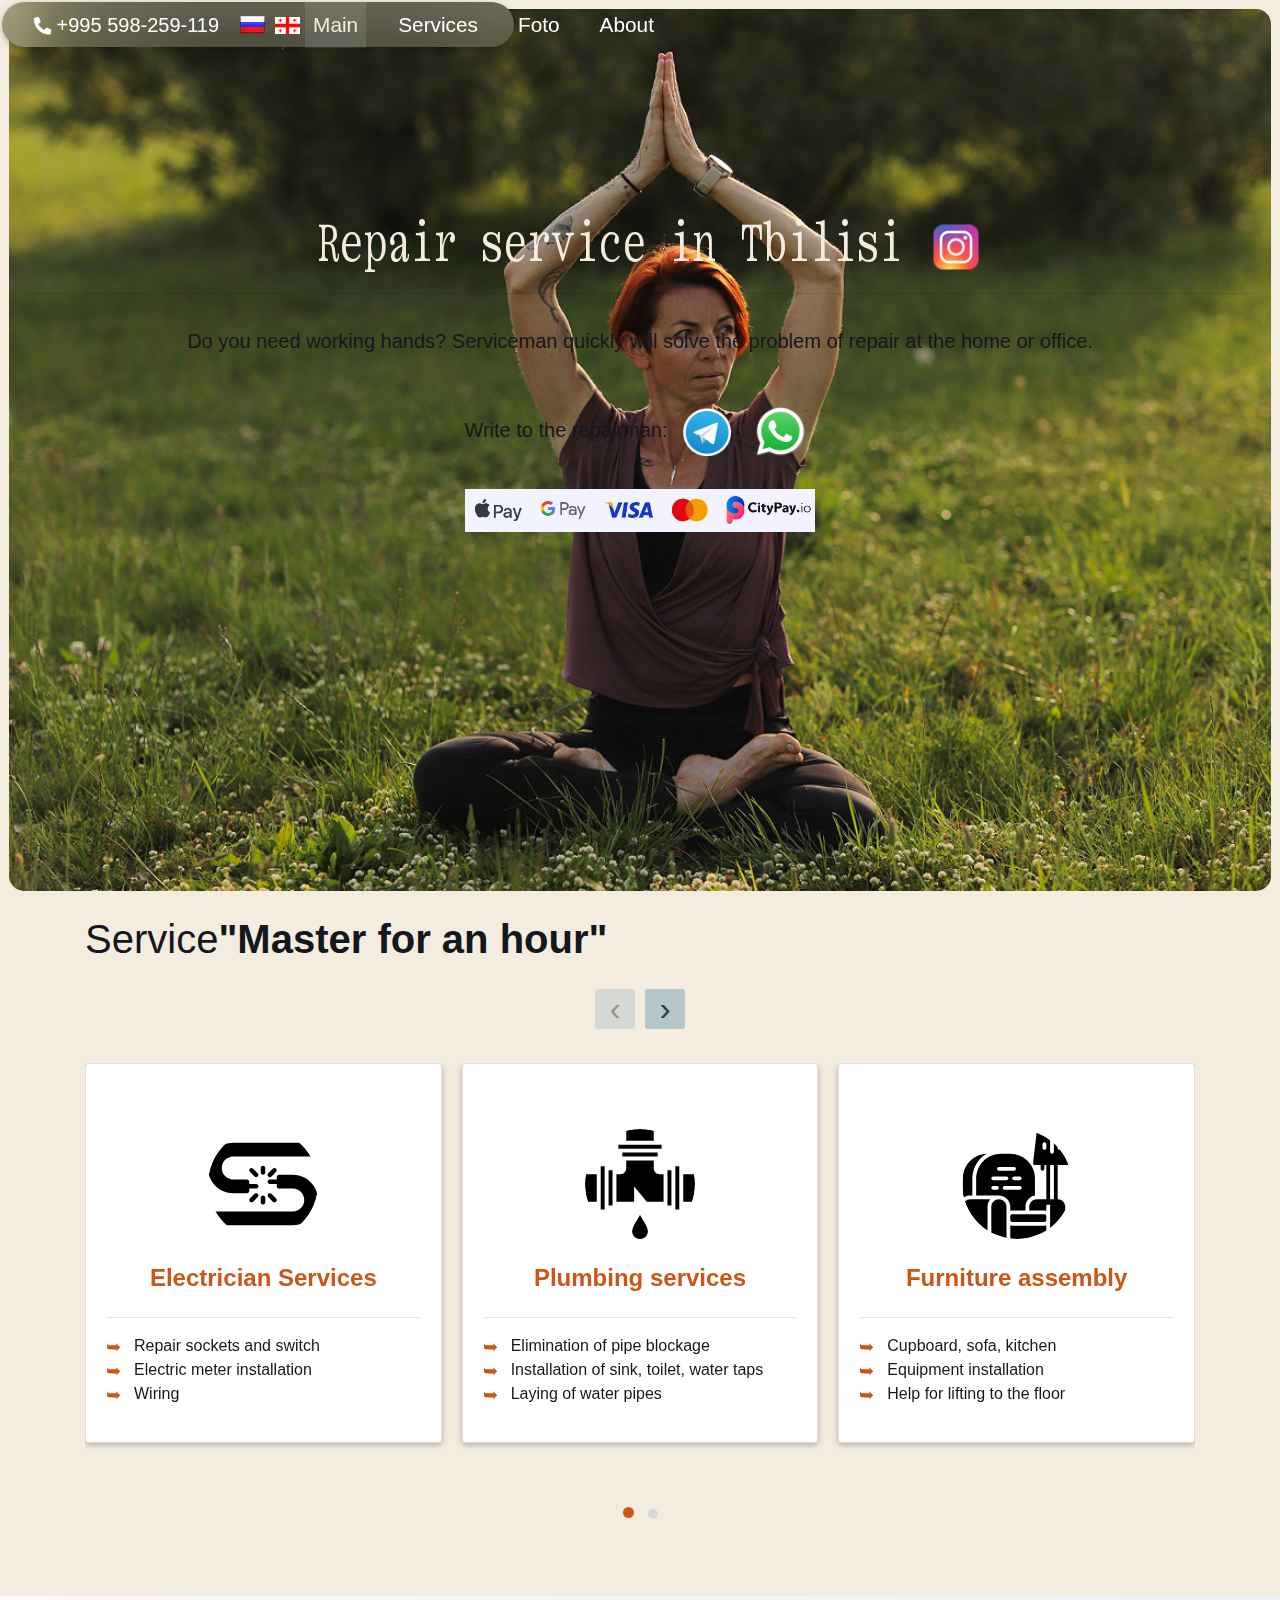
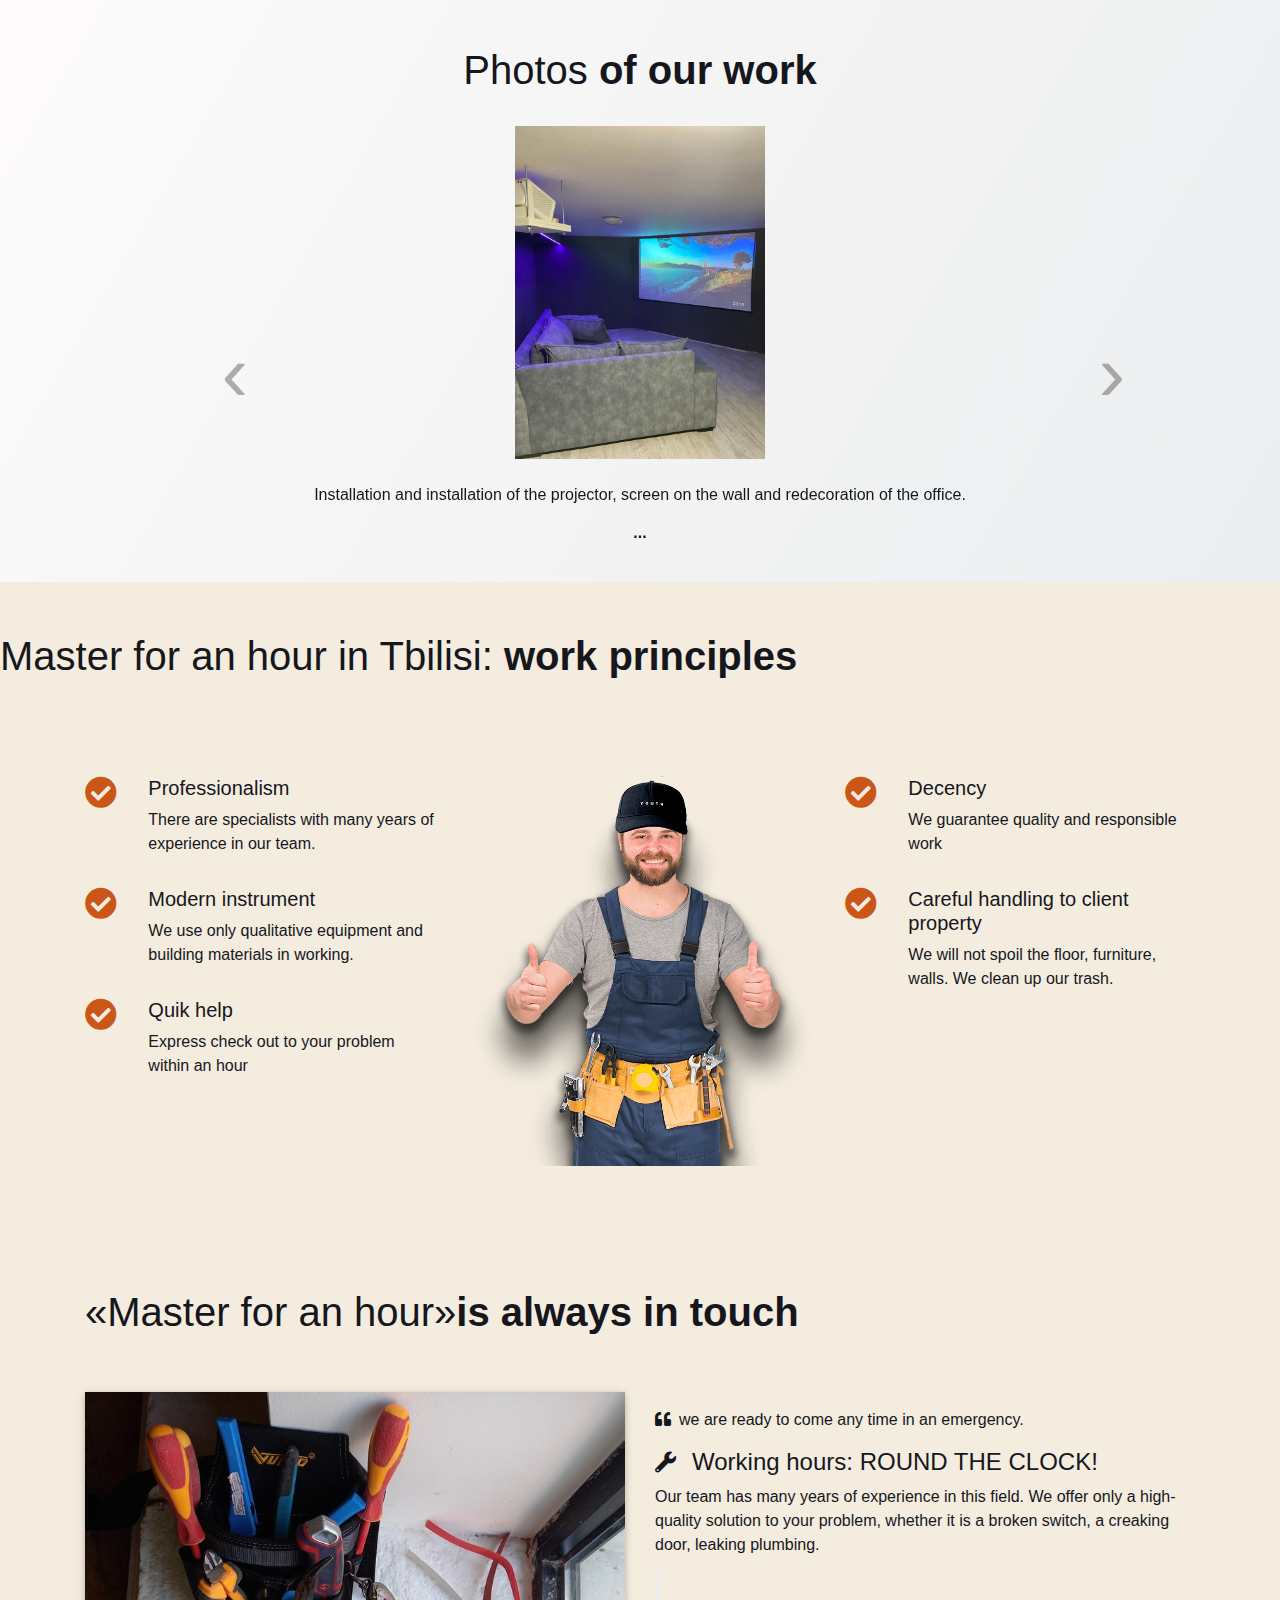
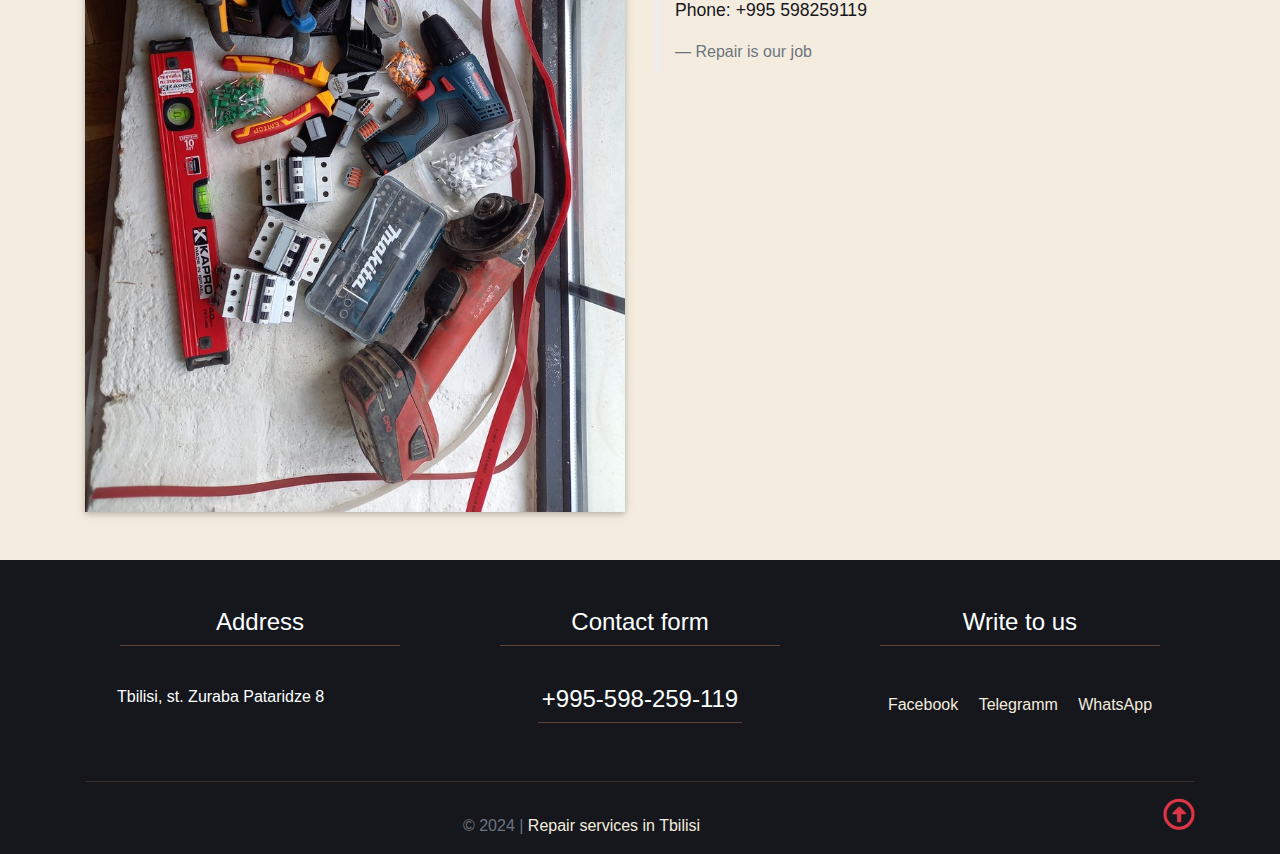
<file: index-en.html>
<!DOCTYPE html><html lang="en"><head>
    <!-- Required meta tags -->
    <meta charset="utf-8">
    <meta http-equiv="X-UA-Compatible" content="IE=edge">
    <meta name="viewport" content="width=device-width, initial-scale=1, shrink-to-fit=no">
    <!-- The above 3 meta tags *must* come first in the head; any other head content must come *after* these tags -->
    <!-- Fav Icon -->
    <link rel="shortcut icon" href="favicon.ico" type="image/x-icon">
    <title>Мастер на час город N | Repair work</title>
    <meta name="description" content="Repair services in Tbilisi ✔ Call the master at home ✔ Electrical, plumbing, apartment repairs">
    <!-- Facebook -->
	<meta property="og:title" content="serviceman for an hour in Tbilisi">
	<meta property="og:description" content="Repair services in Tbilisi ✔ Call the master at home ✔ Electrical, plumbing, apartment repairs">
	<meta property="og:image" content="images/master-na-chas.jpg">
	<meta property="og:image:width" content>
	<meta property="og:image:height" content>
	<meta property="og:site_name" content>
    <!-- Bootstrap CSS -->
    <link rel="stylesheet" href="css/mdb.min.css">
    <link rel="stylesheet" href="css/bootstrap.min.css">
    <!-- Font Awesome -->
    <link rel="stylesheet" href="css/fonts.css">
    <!-- Owl Carusel -->
    <link rel="stylesheet" href="css/owl.carousel.min.css">
    <!-- Custom Stylesheets -->
    <link rel="stylesheet" href="css/custom.css">

   
</head>

<body id="top">
    <!--Header-->
    <nav id="navigation-menu" class="navbar fixed-top navbar-expand-lg navbar-dark scrolling-navbar">
        <div class="container">
            <a class="navbar-brand" href="tel:+995598259119"><i class="fas fa-phone animated tada delay-1s infinite fa-sm fa-rotate-90"></i> +995 598-259-119</a>
		    <a href='index.html'><img src='flag_ru.png' alt="rus version" class="flag"></a>
            <a href='index-ge.html'><img src='flag_ge.png' alt="georgian version" class="flag"></a>

		<button class="navbar-toggler" type="button" data-toggle="collapse" data-target="#navbarSupportedContent" aria-controls="navbarSupportedContent" aria-expanded="false" aria-label="Toggle navigation">
                <span class="navbar-toggler-icon"></span>
            </button>
            <div class="collapse navbar-collapse" id="navbarSupportedContent">
                <ul class="navbar-nav m-auto">
                    <li class="nav-item mr-4 active">
                        <a class="nav-link" href="#section-0">Main<span class="sr-only">(current)</span></a> 
                    </li>
                    <li class="nav-item mr-4">
                        <a class="nav-link" href="#section-1">Services</a>
                    </li>
                    <li class="nav-item mr-4">
                        <a class="nav-link" href="#section-3">Foto</a>
                    </li>
                    <li class="nav-item mr-4">
                        <a class="nav-link" href="#section-2">About</a>
                    </li>
                </ul>
            </div>
        </div>
    </nav>
        <header id="section-0" class="bg_img jarallax" data-jarallax="{'speed': 0.2}">
            <div class="space">
                <div class="text-center">
                    <h1 class="h1-responsive display-4 wow fadeIn" data-wow-delay="1s">Repair service in Tbilisi <a href="https://www.instagram.com/repairservicetbilisi/"><img src="images/instagram.png" width="60" alt="Instagram"></a> </h1>
                    <hr class="hr-light-h wow fadeIn" data-wow-delay="1s">
                    <p class="lead py-3 wow fadeIn" data-wow-delay="1s">Do you need working hands? Serviceman quickly will solve the problem of repair at the home or office.</p>
                    <div class="lead py-3 wow fadeIn ">
                        Write to the repairman:
                            <!--Telegramm-->
                            <a class="mx-2" title="Telegram" href="https://t.me/+995598259119"><img src="images/telegram.gif" width="50" alt="Telegram"></a>
                            <!--WhatsApp-->
                            <a class="mx-2" title="WhatsApp" href="https://wa.me/+79604458687"><img src="images/whatsapp.png" width="55" alt="WhatsApp"></a>
                            <br><br>
                            <img src="images/card.jpg" class="item" width='350' alt='Payment method for repair services in Tbilisi"'>
                    </div>
                    
                </div>
            </div>
    </header>
    <!--And Header-->

    <!-- Services -->
    <section id="section-1" class="row_bg">
        <div class="container">
            <div class="position-relative">
                <h2 class="h1-responsive">Service<strong class="mycolor">"Master for an hour"</strong></h2>
            </div>
            <div class="row">
                <div class="col-12 columns mt-4">
                    <div class="owl-carousel owl-theme pt-5">
                        <div class="item">
                            <!--Card-->
                            <div class="card testimonial-card">
                                <!--Background color-->
                                <div class="card-up services_gr"></div>
                                <!--Avatar-->
                                <div class="avatar mx-auto white">
                                    <img src="fonts/broken-cable.svg" alt="broken-cable" class="rounded-circle img-fluid">
                                </div>
                                <div class="card-body">
                                    <!--Name-->
                                    <h4 class="services_h">Electrician Services</h4>
                                    <hr>
                                    <ul class="servicesLinks">
                                        <li>Repair sockets and switch</li>
                                        <li>Electric meter installation</li>
                                        <li>Wiring</li>
                                    </ul>
                                </div>
                            </div>
                        </div>
                        <!--Card-->
                        <div class="item">
                            <!--Card-->
                            <div class="card testimonial-card">
                                <!--Background color-->
                                <div class="card-up services_gr"></div>
                                <!--Avatar-->
                                <div class="avatar mx-auto white">
                                    <img src="fonts/leak.svg" alt="leak" class="rounded-circle img-fluid">
                                </div>
                                <div class="card-body">
                                    <!--Name-->
                                    <h4 class="services_h">Plumbing services</h4>
                                    <hr>
                                    <ul class="servicesLinks">
                                        <li>Elimination of pipe blockage</li>
                                        <li>Installation of sink, toilet, water taps</li>
                                        <li>Laying of water pipes</li>
                                    </ul>
                                </div>
                            </div>
                            <!--Card-->
                        </div>
                        <div class="item">
                            <!--Card-->
                            <div class="card testimonial-card">
                                <!--Background color-->
                                <div class="card-up services_gr"></div>
                                <!--Avatar-->
                                <div class="avatar mx-auto white">
                                    <img src="fonts/living-room.svg" alt="living-room" class="rounded-circle img-fluid">
                                </div>
                                <div class="card-body">
                                    <!--Name-->
                                    <h4 class="services_h">Furniture assembly</h4>
                                    <hr>
                                    <ul class="servicesLinks">
                                        <li>Cupboard, sofa, kitchen</li>
                                        <li>Equipment installation</li>
                                        <li>Help for lifting to the floor</li>
                                    </ul>
                                </div>
                            </div>
                            <!--Card-->
                        </div>
                        <div class="item">
                            <!--Card-->
                            <div class="card testimonial-card">
                                <!--Background color-->
                                <div class="card-up services_gr"></div>
                                <!--Avatar-->
                                <div class="avatar mx-auto white">
                                    <img src="fonts/handyman-tools.svg" alt="handyman-tools" class="rounded-circle img-fluid">
                                </div>
                                <div class="card-body">
                                    <!--Name-->
                                    <h4 class="services_h">Minor repairs in the appartment</h4>
                                    <hr>
                                    <ul class="servicesLinks">
                                        <li>Installation of cornices, skirting boards</li>
                                        <li>Appartment`s door repair</li>
                                        <li>Hang a picture, TV, chandelier</li>
                                    </ul>
                                </div>
                            </div>
                            <!--Card-->
                        </div>
                        <div class="item">
                            <!--Card-->
                            <div class="card testimonial-card">
                                <!--Background color-->
                                <div class="card-up services_gr"></div>
                                <!--Avatar-->
                                <div class="avatar mx-auto white">
                                    <img src="fonts/washing-machine.svg" alt="washing-machine" class="rounded-circle img-fluid">
                                </div>
                                <div class="card-body">
                                    <!--Name-->
                                    <h4 class="services_h">Installation of house devices</h4>
                                    <hr>
                                    <ul class="servicesLinks">
                                        <li>Air conditioner</li>
                                        <li>Fridge</li>
                                        <li>Washing machine</li>
                                    </ul>
                                </div>
                            </div>
                            <!--Card-->
                        </div>
                        <div class="item">
                            <!--Card-->
                            <div class="card testimonial-card">
                                <!--Background color-->
                                <div class="card-up services_gr"></div>
                                <!--Avatar-->
                                <div class="avatar mx-auto white">
                                    <img src="fonts/3d-buildings.svg" alt="buildings" class="rounded-circle img-fluid">
                                </div>
                                <div class="card-body">
                                    <!--Name-->
                                    <h4 class="services_h">Minor repairs in the office</h4>
                                    <hr>
                                    <ul class="servicesLinks">
                                        <li>Office furniture</li>
                                        <li>Service and repair of air conditioner</li>
                                        <li>air conditioning service</li>
                                    </ul>
                                </div>
                            </div>
                            <!--Card-->
                        </div>
                    </div>
                    <!--row-->
                </div>
                <!--Container-->
            </div>
        </div>
    </section>
    <!-- And Services -->

    <!-- Foto -->
    <section id="section-3" class="accordion-bg">
    <!-- Testimonials -->
    <section class="text-center cloudy-knoxville-gradient">
        <div class="container">
            <!-- Section heading -->
            <h2 class="h1-responsive">Photos<strong class="mycolor"> of our work</strong></h2>

            <div class="wrapper-carousel-fix py-4">
                <!-- Carousel Wrapper -->
                <div id="carousel-example-1" class="carousel no-flex testimonial-carousel slide carousel-fade" data-ride="carousel" data-interval="false">
                    <!--Slides-->
                    <div class="carousel-inner" role="listbox">
                        <!--First slide-->
                        <div class="carousel-item active">
                            <div class="testimonial">
                                <!--Avatar-->
                                <div class="avatar mx-auto mb-4">
                                    <img src="images/1.jpg" class="" width='250' alt="foto our work">
                                </div>
                                <!--Content-->
                                <p>
                                    Installation and installation of the projector, screen on the wall and redecoration of the office.</p>
                                <h6 class="font-weight-bold my-3">...</h6>
                            </div>
                        </div>
                        <!--First slide-->
                        <!--Second slide-->
                        <div class="carousel-item ">
                            <div class="testimonial">
                                <!--Avatar-->
                                <div class="avatar mx-auto mb-4">
                                    <img src="images/2.jpg" class="" width='250' alt="Foto">
                                </div>
                                <!--Content-->
                                <p>
                                    Installation of a coded door lock with opening by fingerprint or digital code.
                                </p>
                            </div>
                        </div>
                        <!--Second slide-->
				<!--Third slide-->
                        <div class="carousel-item ">
                            <div class="testimonial">
                                <!--Avatar-->
                                <div class="avatar mx-auto mb-4">
                                    <img src="images/3.jpg" class="" width='250' alt="Foto">
                                </div>
                                <!--Content-->
                                <p>
                                    Installation of a coded door lock with opening by fingerprint or digital code.
                                </p>
                            </div>
                        </div>
                        <!--Third slide-->
                        
                    </div>
                    <!--Slides-->
                    <!--Controls-->
                    <a class="carousel-control-prev left carousel-control" href="#carousel-example-1" role="button" data-slide="prev">
                        <span class="icon-prev" aria-hidden="true"></span>
                        <span class="sr-only">Previous</span>
                    </a>
                    <a class="carousel-control-next right carousel-control" href="#carousel-example-1" role="button" data-slide="next">
                        <span class="icon-next" aria-hidden="true"></span>
                        <span class="sr-only">Next</span>
                    </a>
                    <!--Controls-->
                </div>
                <!-- Carousel Wrapper -->
            </div>
        </div>
        <!-- Container -->
    </section>
    <!-- Testimonials -->

    </section>
    <!-- And Foto -->

    <!-- How I work -->
    <section>

        <h2 class="h1-responsive">Master for an hour in Tbilisi: <strong class="mycolor">work principles</strong></h2>

        <!--Container-->
        <div class="container">
            <!--First row-->
            <div class="row features-small my-5 pt-5 wow fadeIn" data-wow-delay="0.6s">

                <!--First column-->
                <div class="col-md-4">
                    <!--First row-->
                    <div class="row ">
                        <div class="col-2">
                            <i class="fas fa-check-circle fa-2x about-text"></i>
                        </div>
                        <div class="col-10">
                            <h5 class="feature-title">Professionalism</h5>
                            <p>There are specialists with many years of experience in our team.
                            </p>
                            <div style="height:15px"></div>
                        </div>
                    </div>
                    <!--/First row-->

                    <!--Second row-->
                    <div class="row">
                        <div class="col-2">
                            <i class="fas fa-check-circle fa-2x about-text"></i>
                        </div>
                        <div class="col-10">
                            <h5 class="feature-title">Modern instrument</h5>
                            <p>We use only qualitative equipment and building materials in working.
                            </p>
                            <div style="height:15px"></div>
                        </div>
                    </div>
                    <!--/Second row-->

                    <!--Third row-->
                    <div class="row">
                        <div class="col-2">
                            <i class="fas fa-check-circle fa-2x about-text"></i>
                        </div>
                        <div class="col-10">
                            <h5 class="feature-title">Quik help</h5>
                            <p>Express check out to your problem within an hour</p>
                            <div style="height:15px"></div>
                        </div>
                    </div>
                    <!--/Third row-->

                </div>
                <!--/First column-->

                <!--Second column-->
                <div class="col-md-4 flex-center mb-4">
                    <img src="images/o-mastere-na-chas.png" alt="Мастер на час услуга" class="z-depth-0 img-fluid">
                </div>
                <!--/Second column-->

                <!--Third column-->
                <div class="col-md-4">
                    <!--First row-->
                    <div class="row">
                        <div class="col-2">
                            <i class="fas fa-check-circle fa-2x about-text"></i>
                        </div>
                        <div class="col-10">
                            <h5 class="feature-title">Decency</h5>
                            <p>We guarantee quality and responsible work
                            </p>
                            <div style="height:15px"></div>
                        </div>
                    </div>
                    <!--/First row-->

                    <!--Second row-->
                    <div class="row">
                        <div class="col-2">
                            <i class="fas fa-check-circle fa-2x about-text"></i>
                        </div>
                        <div class="col-10">
                            <h5 class="feature-title">Careful handling to client property</h5>
                            <p>We will not spoil the floor, furniture, walls. We clean up our trash.
                            </p>
                            <div style="height:15px"></div>
                        </div>
                    </div>
                    <!--/Second row-->

                </div>
                <!--/Third column-->

            </div>
            <!--/First row-->
        </div>
        <!--/Container-->

    </section>
    <!-- And How I work -->

    <!--About Me -->
    <section id="section-2">
        <div class="container">
            <div class="position-relative">
                <h2 class="h1-responsive">«Master for an hour»<strong class="mycolor">is always in touch</strong></h2>
            </div>
            <div class="row py-5 justify-content-md-center">
                <div class="col-lg-6 col-md-10 col-sm-12">
                    <img src="images/muzg-na-chas.jpg" alt="Муж на час" class="img-fluid z-depth-1 wow fadeInLeft" data-wow-delay="0.7s">
                </div>
                <div class="col-lg-6 col-md-10 col-sm-12 pt-3 wow fadeInRight" data-wow-delay="0.8s">
                    <p><i class="fas fa-quote-left pr-2"></i>we are ready to come any time in an emergency.</p>
                    <h4><i class="fas fa-wrench fa-sm mr-3"></i>Working hours: ROUND THE CLOCK!</h4>
                    <p>Our team has many years of experience in this field. We offer only a high-quality solution to your problem,
				whether it is a broken switch, a creaking door, leaking plumbing.
			  </p>
                    <blockquote class="blockquote">
                        <p class="mb-0">Phone: +995 598259119</p>
                        <footer class="blockquote-footer">Repair is our job
                        </footer>
                    </blockquote>
                </div>
            </div>
        </div>
    </section>
    <!-- And Text -->
   
    <!-- Footer -->
    <footer id="section-5" class="footer_bg">
        <div class="container">
            <div class="row">
                <!-- Grid column -->
                <div class="col-sm-12 col-md-4 col-lg-4">
                    <h4 class="">Address</h4>
                    <!-- Grid column -->
                    <div class="mt-5 mb-0 pl-3">
                        <p>
                            <i class="mr-3"></i>Tbilisi, st. Zuraba Pataridze 8</p>
                        <p>
                    </div>
                </div>
                <!-- Contact window button -->
                <div class="col-md-4 col-sm-12 mb-md-0 col-lg-4 mb-5">
                    <h4 class="">Contact form</h4>
                    <div class="text-center m-5">
                        <h4>+995-598-259-119</h4>
                    </div>
                </div>
                <!-- Grid column -->
                <div class="col-sm-12 col-md-4 col-lg-4">
                    <h4 class>Write to us</h4>
                    <div class="col-md-12">
                        <div class="py-5 text-center">
				            <!--Facebook-->
                            <a class="mx-2" title="Facebook" href="https://www.facebook.com/profile.php?id=100089613313605">Facebook</a>
                            <!--Telegramm-->
                            <a class="mx-2" title="Telegram" href="https://t.me/+995598259119">Telegramm</a>
                            <!--WhatsApp-->
                            <a class="mx-2" title="WhatsApp" href="https://wa.me/+79604458687">WhatsApp</a>
                        </div>
                        <!--Grid column-->
                    </div>
                </div>
            </div>
            <hr>
            <a href="#top" class="back-to-top float-right __mPS2id mPS2id-clicked"><i class="far fa-arrow-alt-circle-up fa-2x text-danger"></i></a>
        </div>
        <div class="footer-copyright py-3 text-center">
            <span class="text-muted"> © 2024 |</span> <a href="">Repair services in Tbilisi</a>
        </div>
    </footer>
    <!-- And Footer -->

    <!-- jQuery first, then Bootstrap JS -->
    <script src="js/jquery-3.3.1.min.js"></script>
    <script src="js/bootstrap.min.js"></script>
    <script src="js/mdb.min.js"></script>
    <!-- Optional JavaScript -->
    <script src="js/owl.carousel.min.js"></script>
    <script src="js/jquery.malihu.PageScroll2id.min.js"></script>
    <script src="js/custom.js"></script>
    <script>
    $(document).ready(function() {
      new WOW().init();
    });
    </script>


</body></html>
</file>
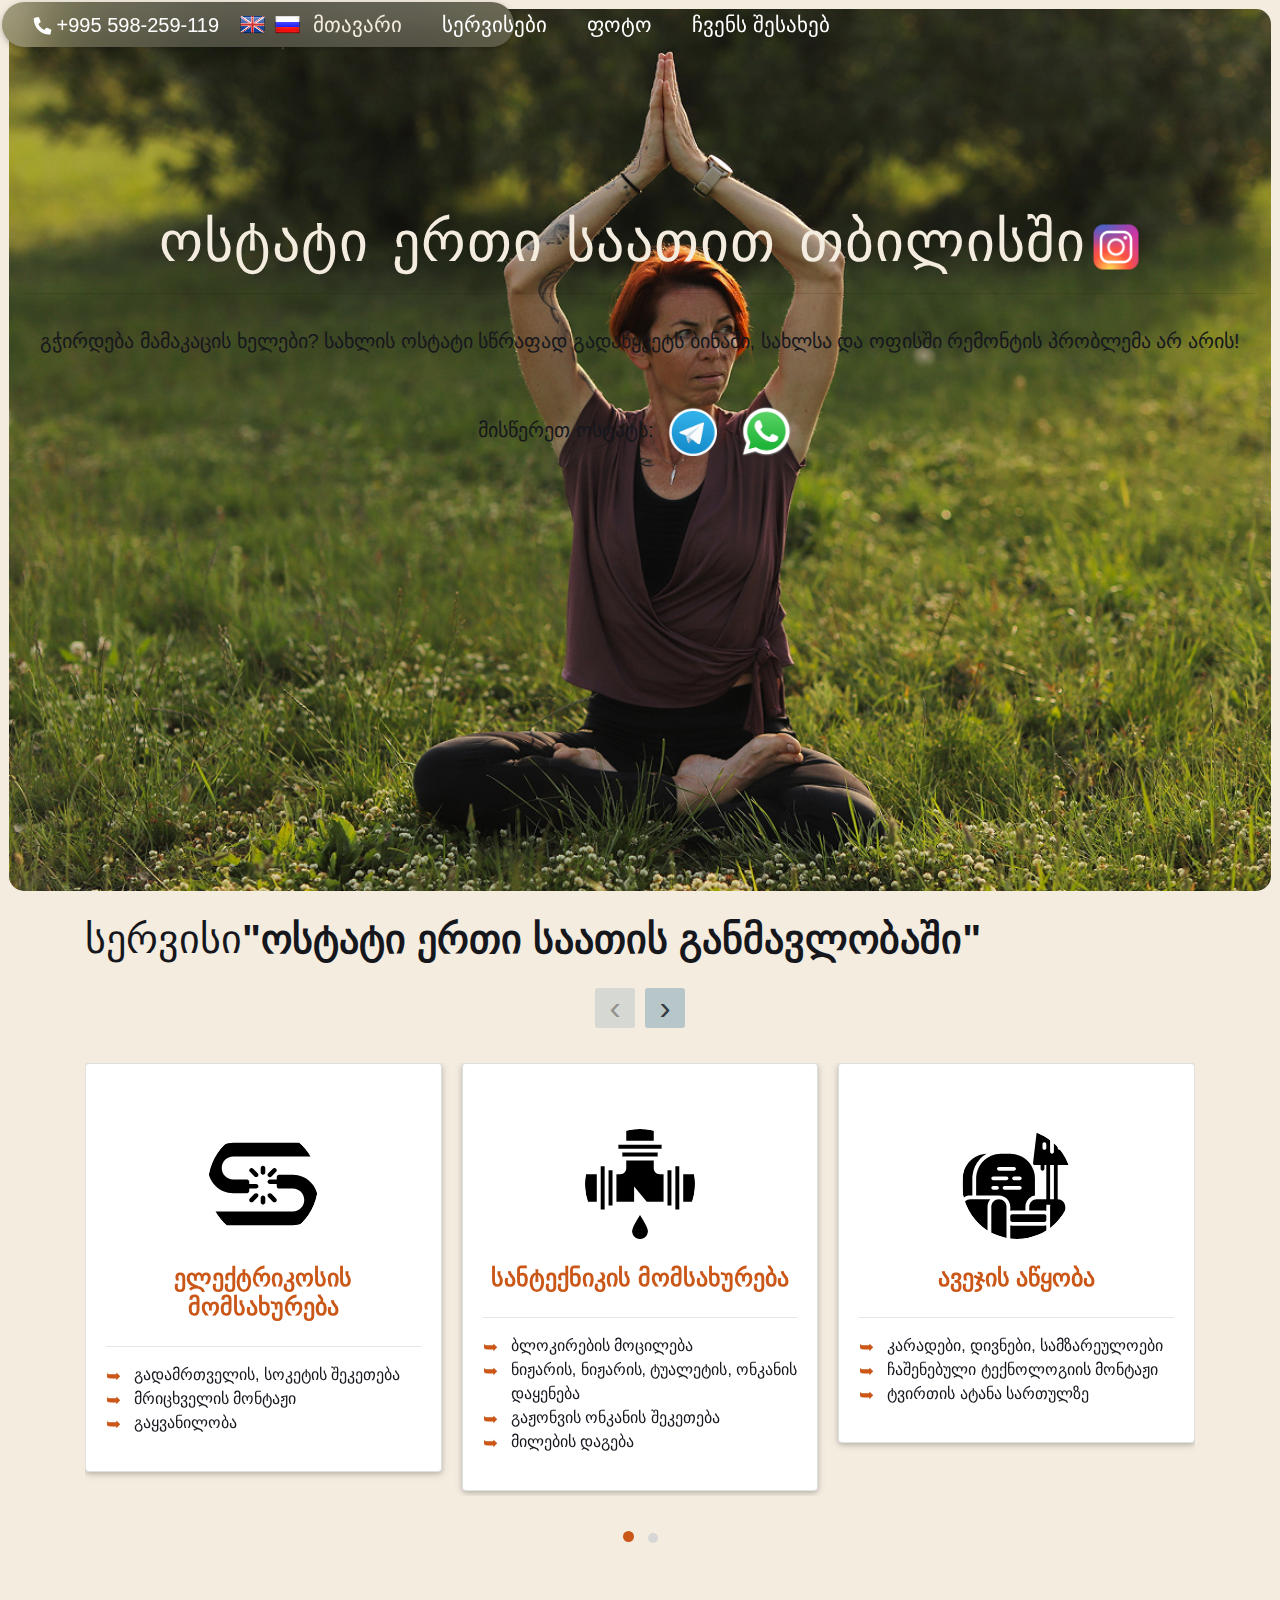
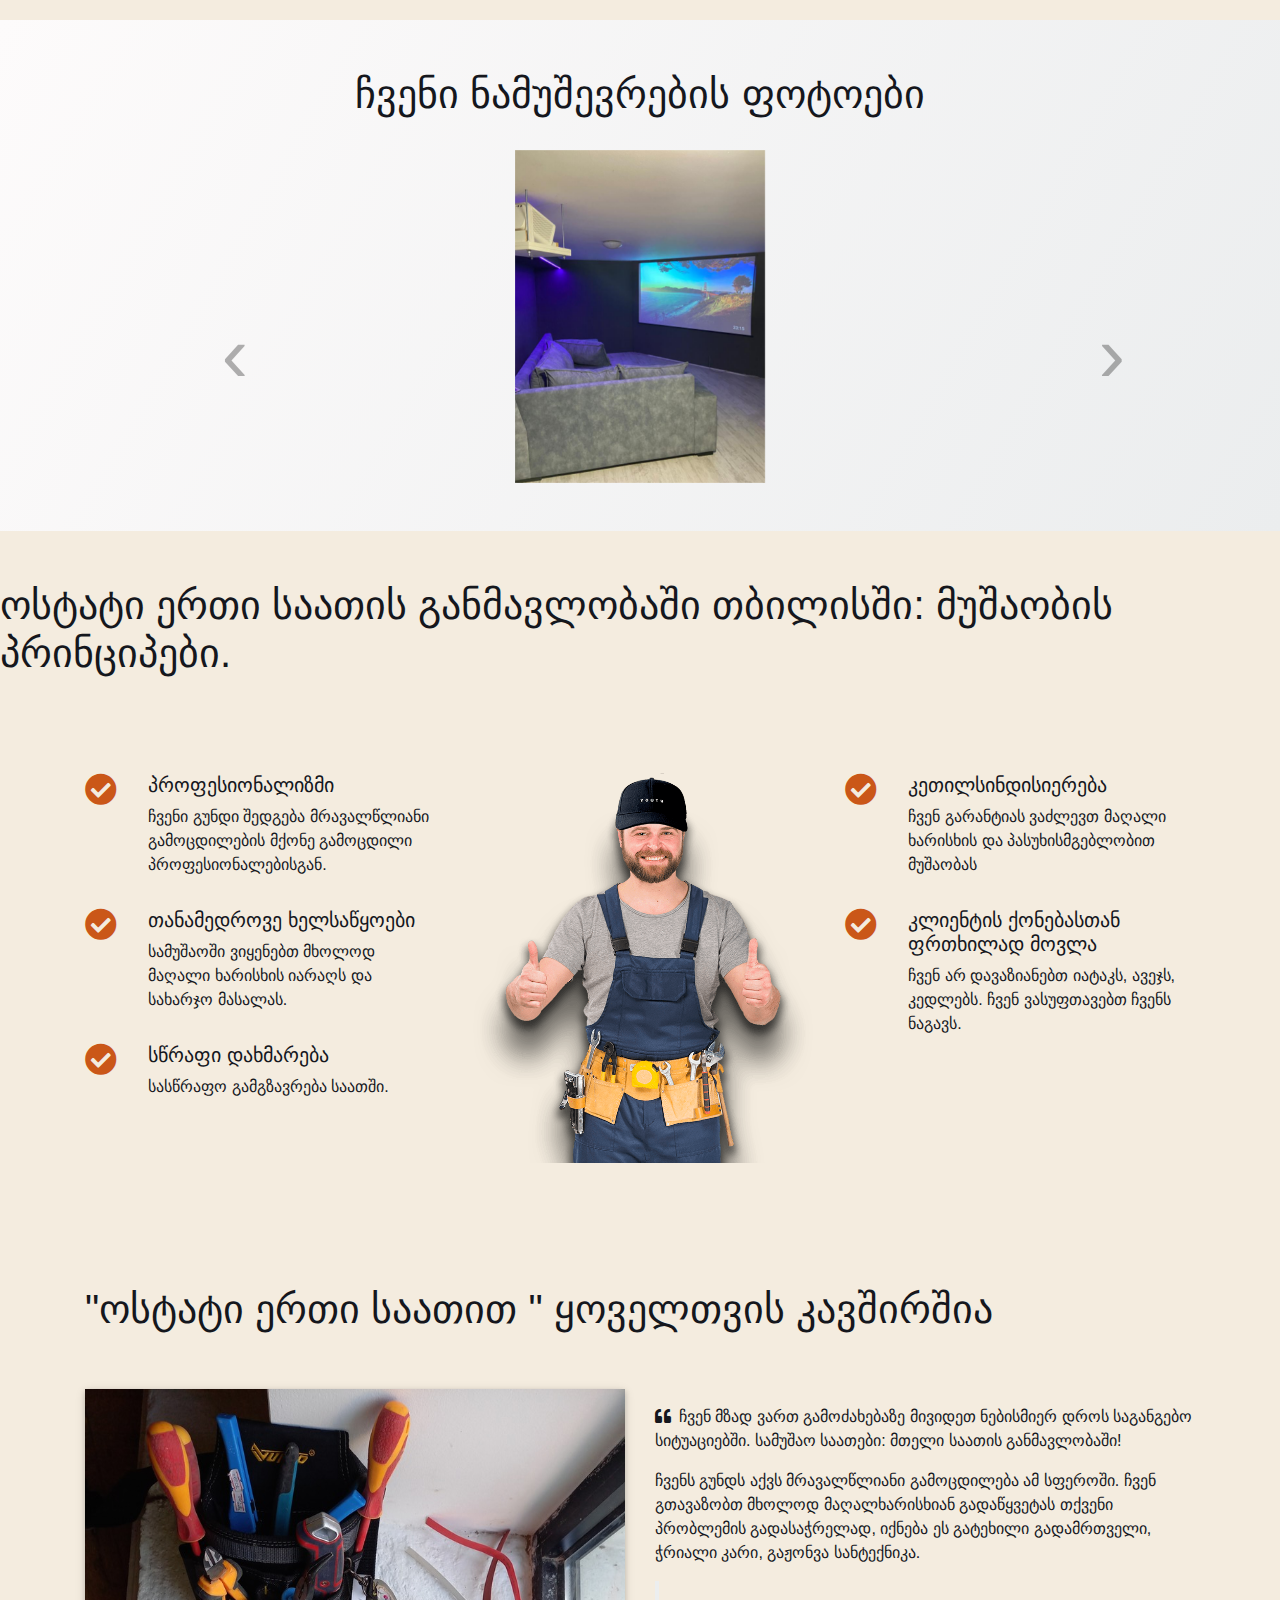
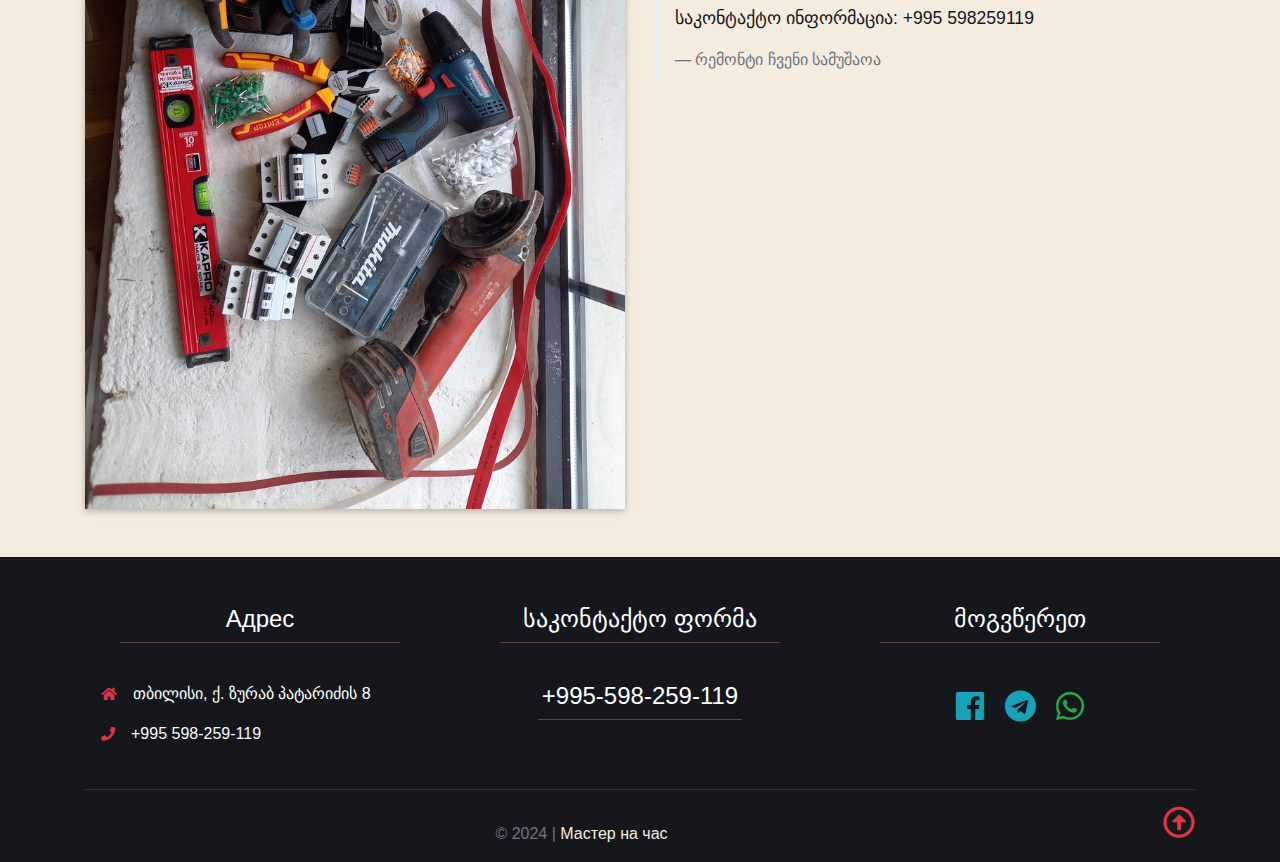
<file: index-ge.html>
<!DOCTYPE html><html lang="ka"><head>
    <!-- Required meta tags -->
    <meta charset="utf-8">
    <meta http-equiv="X-UA-Compatible" content="IE=edge">
    <meta name="viewport" content="width=device-width, initial-scale=1, shrink-to-fit=no">
    <!-- The above 3 meta tags *must* come first in the head; any other head content must come *after* these tags -->
    <!-- Fav Icon -->
    <link rel="shortcut icon" href="favicon.ico" type="image/x-icon">
    <title>ოსტატი ერთი საათით თბილისში | მცირე სარემონტო სამუშაოები</title>
    <meta name="description" content="სარემონტო მომსახურება თბილისში ✔ ბინის მცირე რემონტი ✔">
    <!-- Facebook -->
	<meta property="og:title" content="ოსტატი ერთი საათით თბილისში">
	<meta property="og:description" content="სარემონტო მომსახურება თბილისში ✔ ბინის მცირე რემონტი ✔">
	<meta property="og:image" content="images/master-na-chas.jpg">
	<meta property="og:image:width" content>
	<meta property="og:image:height" content>
	<meta property="og:site_name" content>
    <!-- Bootstrap CSS -->
    <link rel="stylesheet" href="css/mdb.min.css">
    <link rel="stylesheet" href="css/bootstrap.min.css">
    <!-- Font Awesome -->
    <link rel="stylesheet" href="css/fonts.css">
    <!-- Owl Carusel -->
    <link rel="stylesheet" href="css/owl.carousel.min.css">
    <!-- Custom Stylesheets -->
    <link rel="stylesheet" href="css/custom.css">
</head>

<body id="top">
<!--Header-->
    <nav id="navigation-menu" class="navbar fixed-top navbar-expand-lg navbar-dark scrolling-navbar">
        <div class="container">
        <a class="navbar-brand" href="tel:+995598259119"><i class="fas fa-phone animated tada delay-1s infinite fa-sm fa-rotate-90"></i> +995 598-259-119</a>
		<a href='index-en.html'><img src='flag_en.png' alt="english version" class="flag"></a>
		<a href='index.html'><img src='flag_ru.png' alt="rus version" class="flag"></a>		
            <button class="navbar-toggler" type="button" data-toggle="collapse" data-target="#navbarSupportedContent" aria-controls="navbarSupportedContent" aria-expanded="false" aria-label="Toggle navigation">
                <span class="navbar-toggler-icon"></span>
            </button>
            <div class="collapse navbar-collapse" id="navbarSupportedContent">
                <ul class="navbar-nav m-auto">
                    <li class="nav-item mr-4 active">
                        <a class="nav-link" href="#section-0">მთავარი <span class="sr-only">(current)</span></a> 
                    </li>
                    <li class="nav-item mr-4">
                        <a class="nav-link" href="#section-1">სერვისები</a>
                    </li>
                    <li class="nav-item mr-4">
                        <a class="nav-link" href="#section-3">ფოტო</a>
                    </li>
                    <li class="nav-item mr-4">
                        <a class="nav-link" href="#section-2">ჩვენს შესახებ</a>
                    </li>
                </ul>
            </div>
        </div>
    </nav>
        <header id="section-0" class="bg_img jarallax" data-jarallax="{'speed': 0.2}">
            <div class="space">
                    <div class="text-center">
				        <h1 class="h1-responsive display-4 wow fadeIn" data-wow-delay="1s">ოსტატი ერთი საათით თბილისში<a href="https://www.instagram.com/repairservicetbilisi/"><img src="images/instagram.png" width="60" alt="Instagram"></a> </h1>
                        <hr class="hr-light-h wow fadeIn" data-wow-delay="1s">
                        <p class="lead py-3 wow fadeIn" data-wow-delay="1s">გჭირდება მამაკაცის ხელები? სახლის ოსტატი სწრაფად გადაწყვეტს ბინაში, სახლსა და ოფისში რემონტის პრობლემა არ არის!</p>
                        <div class="lead py-3 wow fadeIn ">
                            მისწერეთ ოსტატს:
                                <!--Telegramm-->
                                <a class="mx-2" title="Telegram" href="https://t.me/+995598259119"><img src="images/telegram.gif" width="50" alt="Telegram"></a>
                                <!--WhatsApp-->
                                <a class="mx-2" title="WhatsApp" href="https://wa.me/+79604458687"><img src="images/whatsapp.png" width="55" alt="WhatsApp"></a>
                        </div>
                    </div>
            </div>
    </header>
    <!--And Header-->

    <!-- Services -->
    <section id="section-1" class="row_bg">
        <div class="container">
            <div class="position-relative">
                <h2 class="h1-responsive">სერვისი<strong class="mycolor">"ოსტატი ერთი საათის განმავლობაში"</strong></h2>
            </div>
            <div class="row">
                <div class="col-12 columns mt-4">
                    <div class="owl-carousel owl-theme pt-5">
                        <div class="item">
                            <!--Card-->
                            <div class="card testimonial-card">
                                <!--Background color-->
                                <div class="card-up services_gr"></div>
                                <!--Avatar-->
                                <div class="avatar mx-auto white">
                                    <img src="fonts/broken-cable.svg" alt="broken-cable" class="rounded-circle img-fluid">
                                </div>
                                <div class="card-body">
                                    <!--Name-->
                                    <h4 class="services_h">ელექტრიკოსის მომსახურება</h4>
                                    <hr>
                                    <ul class="servicesLinks">
                                        <li>გადამრთველის, სოკეტის შეკეთება</li>
                                        <li>მრიცხველის მონტაჟი</li>
                                        <li>გაყვანილობა</li>
                                    </ul>
                                </div>
                            </div>
                        </div>
                        <!--Card-->
                        <div class="item">
                            <!--Card-->
                            <div class="card testimonial-card">
                                <!--Background color-->
                                <div class="card-up services_gr"></div>
                                <!--Avatar-->
                                <div class="avatar mx-auto white">
                                    <img src="fonts/leak.svg" alt="leak" class="rounded-circle img-fluid">
                                </div>
                                <div class="card-body">
                                    <!--Name-->
                                    <h4 class="services_h">სანტექნიკის მომსახურება</h4>
                                    <hr>
                                    <ul class="servicesLinks">
                                        <li>ბლოკირების მოცილება</li>
                                        <li>ნიჟარის, ნიჟარის, ტუალეტის, ონკანის დაყენება</li>
                                        <li>გაჟონვის ონკანის შეკეთება</li>
                                        <li>მილების დაგება</li>
                                    </ul>
                                </div>
                            </div>
                            <!--Card-->
                        </div>
                        <div class="item">
                            <!--Card-->
                            <div class="card testimonial-card">
                                <!--Background color-->
                                <div class="card-up services_gr"></div>
                                <!--Avatar-->
                                <div class="avatar mx-auto white">
                                    <img src="fonts/living-room.svg" alt="living-room" class="rounded-circle img-fluid">
                                </div>
                                <div class="card-body">
                                    <!--Name-->
                                    <h4 class="services_h">ავეჯის აწყობა</h4>
                                    <hr>
                                    <ul class="servicesLinks">
                                        <li>კარადები, დივნები, სამზარეულოები</li>
                                        <li>ჩაშენებული ტექნოლოგიის მონტაჟი</li>
                                        <li>ტვირთის ატანა სართულზე</li>
                                    </ul>
                                </div>
                            </div>
                            <!--Card-->
                        </div>
                        <div class="item">
                            <!--Card-->
                            <div class="card testimonial-card">
                                <!--Background color-->
                                <div class="card-up services_gr"></div>
                                <!--Avatar-->
                                <div class="avatar mx-auto white">
                                    <img src="fonts/handyman-tools.svg" alt="handyman-tools" class="rounded-circle img-fluid">
                                </div>
                                <div class="card-body">
                                    <!--Name-->
                                    <h4 class="services_h">მცირე რემონტი ბინაში</h4>
                                    <hr>
                                    <ul class="servicesLinks">
                                        <li>კარნიზების და საფენების მონტაჟი</li>
                                        <li>შიდა კარების შეკეთება</li>
                                        <li>სურათის დაკიდვა კედელზე, ტელევიზორი, ჭაღი</li>
                                    </ul>
                                </div>
                            </div>
                            <!--Card-->
                        </div>
                        <div class="item">
                            <!--Card-->
                            <div class="card testimonial-card">
                                <!--Background color-->
                                <div class="card-up services_gr"></div>
                                <!--Avatar-->
                                <div class="avatar mx-auto white">
                                    <img src="fonts/washing-machine.svg" alt="washing-machine" class="rounded-circle img-fluid">
                                </div>
                                <div class="card-body">
                                    <!--Name-->
                                    <h4 class="services_h">საყოფაცხოვრებო ტექნიკის მონტაჟი</h4>
                                    <hr>
                                    <ul class="servicesLinks">
                                        <li>გაყოფილი სისტემები</li>
                                        <li>მაცივრები</li>
                                        <li>სარეცხი მანქანები</li>
                                        <li>ქვაბები</li>
                                    </ul>
                                </div>
                            </div>
                            <!--Card-->
                        </div>
                        <div class="item">
                            <!--Card-->
                            <div class="card testimonial-card">
                                <!--Background color-->
                                <div class="card-up services_gr"></div>
                                <!--Avatar-->
                                <div class="avatar mx-auto white">
                                    <img src="fonts/3d-buildings.svg" alt="buildings" class="rounded-circle img-fluid">
                                </div>
                                <div class="card-body">
                                    <!--Name-->
                                    <h4 class="services_h">ოფისის მცირე რემონტი</h4>
                                    <hr>
                                    <ul class="servicesLinks">
                                        <li>საოფისო ავეჯი</li>
                                        <li>წყლის გამაგრილებლების მოვლა: გაწმენდა, შეკეთება</li>
                                        <li>სპლიტ სისტემის მოვლა</li>
                                    </ul>
                                </div>
                            </div>
                            <!--Card-->
                        </div>
                    </div>
                    <!--row-->
                </div>
                <!--Container-->
            </div>
        </div>
    </section>
    <!-- And Services -->

    <!-- Foto -->
    <section id="section-3" class="accordion-bg">
    <!-- Testimonials -->
    <section class="text-center cloudy-knoxville-gradient">
        <div class="container">
            <!-- Section heading -->
            <h2 class="h1-responsive">ჩვენი ნამუშევრების ფოტოები</h2>

            <div class="wrapper-carousel-fix py-4">
                <!-- Carousel Wrapper -->
                <div id="carousel-example-1" class="carousel no-flex testimonial-carousel slide carousel-fade" data-ride="carousel" data-interval="false">
                    <!--Slides-->
                    <div class="carousel-inner" role="listbox">
                        <!--First slide-->
                        <div class="carousel-item active">
                            <div class="testimonial">
                                <!--Avatar-->
                                <div class="avatar mx-auto mb-4">
                                    <img src="images/1.jpg" class="" width='250' alt="ნამუშევრების ფოტო გალერეა">
                                </div>
                                <!--Content-->
                            </div>
                        </div>
                        <!--First slide-->
                        <!--Second slide-->
                        <div class="carousel-item ">
                            <div class="testimonial">
                                <!--Avatar-->
                                <div class="avatar mx-auto mb-4">
                                    <img src="images/2.jpg" class="" width='250' alt="ნამუშევრების ფოტო გალერეა">
                                </div>
                                <!--Content-->
                            </div>
                        </div>
                        <!--Second slide-->
                    	 <!--Third slide-->
                        <div class="carousel-item ">
                            <div class="testimonial">
                                <!--Avatar-->
                                <div class="avatar mx-auto mb-4">
                                    <img src="images/3.jpg" class="" width='250' alt="ნამუშევრების ფოტო გალერეა">
                                </div>
                                <!--Content-->
                            </div>
                        </div>
                        <!--Third slide-->
                    </div>
                    <!--Slides-->
                    <!--Controls-->
                    <a class="carousel-control-prev left carousel-control" href="#carousel-example-1" role="button" data-slide="prev">
                        <span class="icon-prev" aria-hidden="true"></span>
                        <span class="sr-only">Previous</span>
                    </a>
                    <a class="carousel-control-next right carousel-control" href="#carousel-example-1" role="button" data-slide="next">
                        <span class="icon-next" aria-hidden="true"></span>
                        <span class="sr-only">Next</span>
                    </a>
                    <!--Controls-->
                </div>
                <!-- Carousel Wrapper -->
            </div>
        </div>
        <!-- Container -->
    </section>
    <!-- Testimonials -->
    </section>
    <!-- And Foto -->

    <!-- How I work -->
    <section>

        <h2 class="h1-responsive">ოსტატი ერთი საათის განმავლობაში თბილისში: მუშაობის პრინციპები.</h2>

        <!--Container-->
        <div class="container">
            <!--First row-->
            <div class="row features-small my-5 pt-5 wow fadeIn" data-wow-delay="0.6s">

                <!--First column-->
                <div class="col-md-4">
                    <!--First row-->
                    <div class="row ">
                        <div class="col-2">
                            <i class="fas fa-check-circle fa-2x about-text"></i>
                        </div>
                        <div class="col-10">
                            <h5 class="feature-title">პროფესიონალიზმი</h5>
                            <p>ჩვენი გუნდი შედგება მრავალწლიანი გამოცდილების მქონე გამოცდილი პროფესიონალებისგან.
                            </p>
                            <div style="height:15px"></div>
                        </div>
                    </div>
                    <!--/First row-->

                    <!--Second row-->
                    <div class="row">
                        <div class="col-2">
                            <i class="fas fa-check-circle fa-2x about-text"></i>
                        </div>
                        <div class="col-10">
                            <h5 class="feature-title">თანამედროვე ხელსაწყოები</h5>
                            <p>სამუშაოში ვიყენებთ მხოლოდ მაღალი ხარისხის იარაღს და სახარჯო მასალას.
                            </p>
                            <div style="height:15px"></div>
                        </div>
                    </div>
                    <!--/Second row-->

                    <!--Third row-->
                    <div class="row">
                        <div class="col-2">
                            <i class="fas fa-check-circle fa-2x about-text"></i>
                        </div>
                        <div class="col-10">
                            <h5 class="feature-title">სწრაფი დახმარება</h5>
                            <p> სასწრაფო გამგზავრება საათში.</p>
                            <div style="height:15px"></div>
                        </div>
                    </div>
                    <!--/Third row-->

                </div>
                <!--/First column-->

                <!--Second column-->
                <div class="col-md-4 flex-center mb-4">
                    <img src="images/o-mastere-na-chas.png" alt="Мастер на час услуга" class="z-depth-0 img-fluid">
                </div>
                <!--/Second column-->

                <!--Third column-->
                <div class="col-md-4">
                    <!--First row-->
                    <div class="row">
                        <div class="col-2">
                            <i class="fas fa-check-circle fa-2x about-text"></i>
                        </div>
                        <div class="col-10">
                            <h5 class="feature-title">კეთილსინდისიერება</h5>
                            <p>ჩვენ გარანტიას ვაძლევთ მაღალი ხარისხის და პასუხისმგებლობით მუშაობას
                            </p>
                            <div style="height:15px"></div>
                        </div>
                    </div>
                    <!--/First row-->

                    <!--Second row-->
                    <div class="row">
                        <div class="col-2">
                            <i class="fas fa-check-circle fa-2x about-text"></i>
                        </div>
                        <div class="col-10">
                            <h5 class="feature-title"> კლიენტის ქონებასთან ფრთხილად მოვლა </h5>
                            <p>ჩვენ არ დავაზიანებთ იატაკს, ავეჯს, კედლებს. ჩვენ ვასუფთავებთ ჩვენს ნაგავს.
                            </p>
                            <div style="height:15px"></div>
                        </div>
                    </div>
                    <!--/Second row-->

                </div>
                <!--/Third column-->

            </div>
            <!--/First row-->
        </div>
        <!--/Container-->

    </section>
    <!-- And How I work -->

    <!--About Me -->
    <section id="section-2">
        <div class="container">
            <div class="position-relative">
                <h2 class="h1-responsive">"ოსტატი ერთი საათით " ყოველთვის კავშირშია</h2>
            </div>
            <div class="row py-5 justify-content-md-center">
                <div class="col-lg-6 col-md-10 col-sm-12">
                    <img src="images/muzg-na-chas.jpg" alt="Муж на час" class="img-fluid z-depth-1 wow fadeInLeft" data-wow-delay="0.7s">
                </div>
                <div class="col-lg-6 col-md-10 col-sm-12 pt-3 wow fadeInRight" data-wow-delay="0.8s">
                    <p><i class="fas fa-quote-left pr-2"></i>ჩვენ მზად ვართ გამოძახებაზე მივიდეთ ნებისმიერ დროს საგანგებო სიტუაციებში. სამუშაო საათები: მთელი საათის განმავლობაში! </p>
                    <p> ჩვენს გუნდს აქვს მრავალწლიანი გამოცდილება ამ სფეროში. ჩვენ გთავაზობთ 
			      მხოლოდ მაღალხარისხიან გადაწყვეტას თქვენი პრობლემის გადასაჭრელად,
                        იქნება ეს გატეხილი გადამრთველი, ჭრიალი კარი, გაჟონვა სანტექნიკა. 
                     </p>
                    <blockquote class="blockquote">
                        <p class="mb-0">საკონტაქტო ინფორმაცია: +995 598259119</p>
                        <footer class="blockquote-footer">რემონტი ჩვენი სამუშაოა
                        </footer>
                    </blockquote>
                </div>
            </div>
        </div>
    </section>
    <!-- And Text -->
   
    <!-- Footer -->
    <footer id="section-5" class="footer_bg">
        <div class="container">
            <div class="row">
                <!-- Grid column -->
                <div class="col-sm-12 col-md-4 col-lg-4">
                    <h4 class="h-form">Адрес</h4>
                    <h4 class="h-tel my-3">Адрес</h4>
                    <!-- Grid column -->
                    <div class="mt-5 mb-0 pl-3">
                        <p>
                            <i class="fas fa-home fa-sm text-danger mr-3"></i>თბილისი, ქ. ზურაბ პატარიძის 8</p>
                        <p>
                            <i class="fas fa-phone text-danger fa-sm mr-3"></i><a class="text-light" href="tel:+995598259119">+995 598-259-119</a></p>
                    </div>
                </div>
                <!-- Contact window button -->
                <div class="col-md-4 col-sm-12 mb-md-0 col-lg-4 mb-5">
                    <h4 class="h-form">საკონტაქტო ფორმა</h4>
                    <h4 class="h-tel my-3">Დარეკე</h4>
                    <div class="text-center m-5">
                        <h4>+995-598-259-119</h4>
                    </div>
                </div>
                <!-- Grid column -->
                <div class="col-sm-12 col-md-4 col-lg-4">
                    <h4 class>მოგვწერეთ</h4>
                    <div class="col-md-12">
                        <div class="py-5 text-center">
                            <!--Facebook-->
                            <a class="mx-2" title="Facebook" href="https://www.facebook.com/profile.php?id=100089613313605"><i class="fab fa-facebook text-info fa-2x animated tada slow infinite delay-0.7s"></i></a>
                            <!--Telegramm-->
                            <a class="mx-2" title="Telegram" href="https://t.me/+79604458687"><i class="fab fa-telegram text-info fa-2x animated tada slow infinite delay-0.7s"></i></a>
                            <!--WhatsApp-->
                            <a class="mx-2" title="WhatsApp" href="https://wa.me/+79604458687"><i class="fab fa-whatsapp fa-2x text-success animated swing slow infinite delay-1s"></i></a>
                        </div>
                        <!--Grid column-->
                    </div>
                </div>
            </div>
            <hr>
            <a href="#top" class="back-to-top float-right __mPS2id mPS2id-clicked"><i class="far fa-arrow-alt-circle-up fa-2x text-danger"></i></a>
        </div>
        <div class="footer-copyright py-3 text-center">
            <span class="text-muted"> © 2024 |</span> <a href=""> Мастер на час</a>
        </div>
    </footer>
    <!-- And Footer -->

    <!-- jQuery first, then Bootstrap JS -->
    <script src="js/jquery-3.3.1.min.js"></script>
    <script src="js/bootstrap.min.js"></script>
    <script src="js/mdb.min.js"></script>
    <!-- Optional JavaScript -->
	<script src="js/owl.carousel.min.js"></script>
    <script src="js/counter.js"></script>
    <script src="js/custom.js"></script>
	<script>
    $(document).ready(function() {
      new WOW().init();
    });
    </script>


</body></html>
</file>
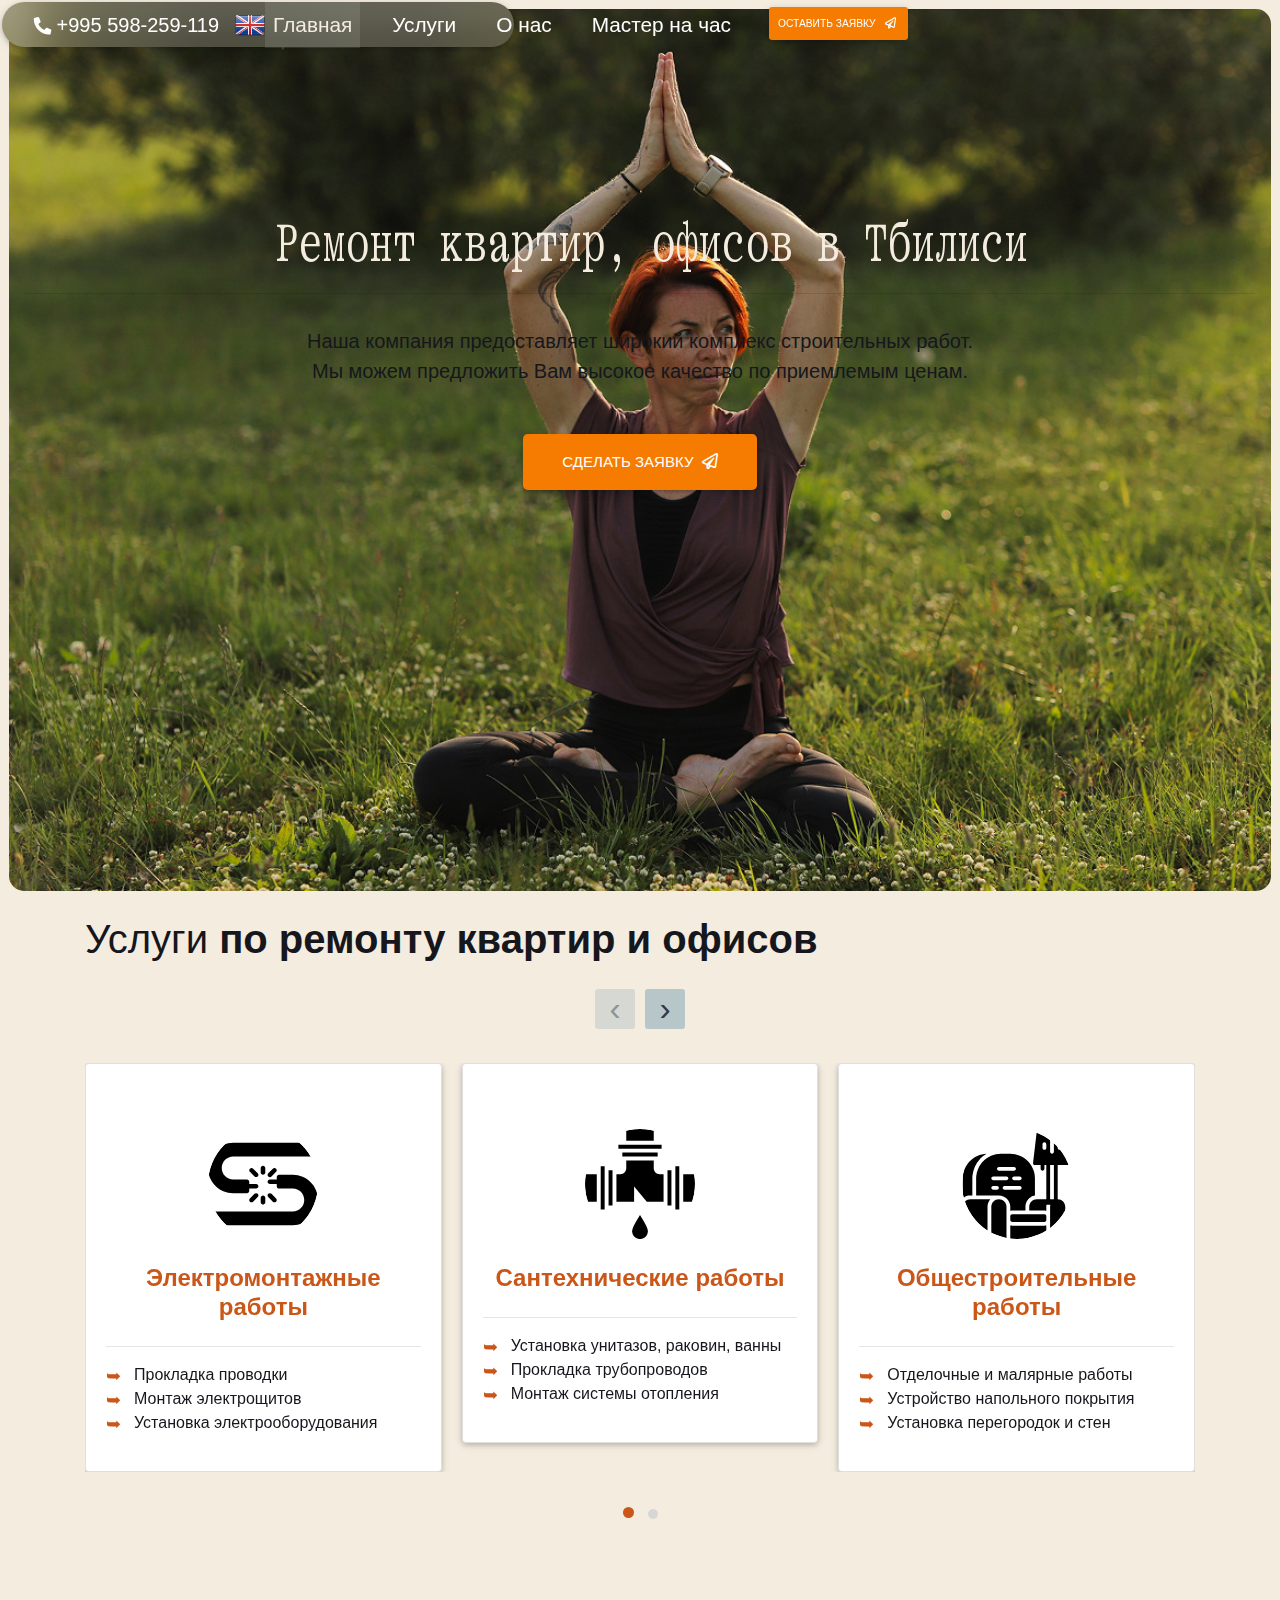
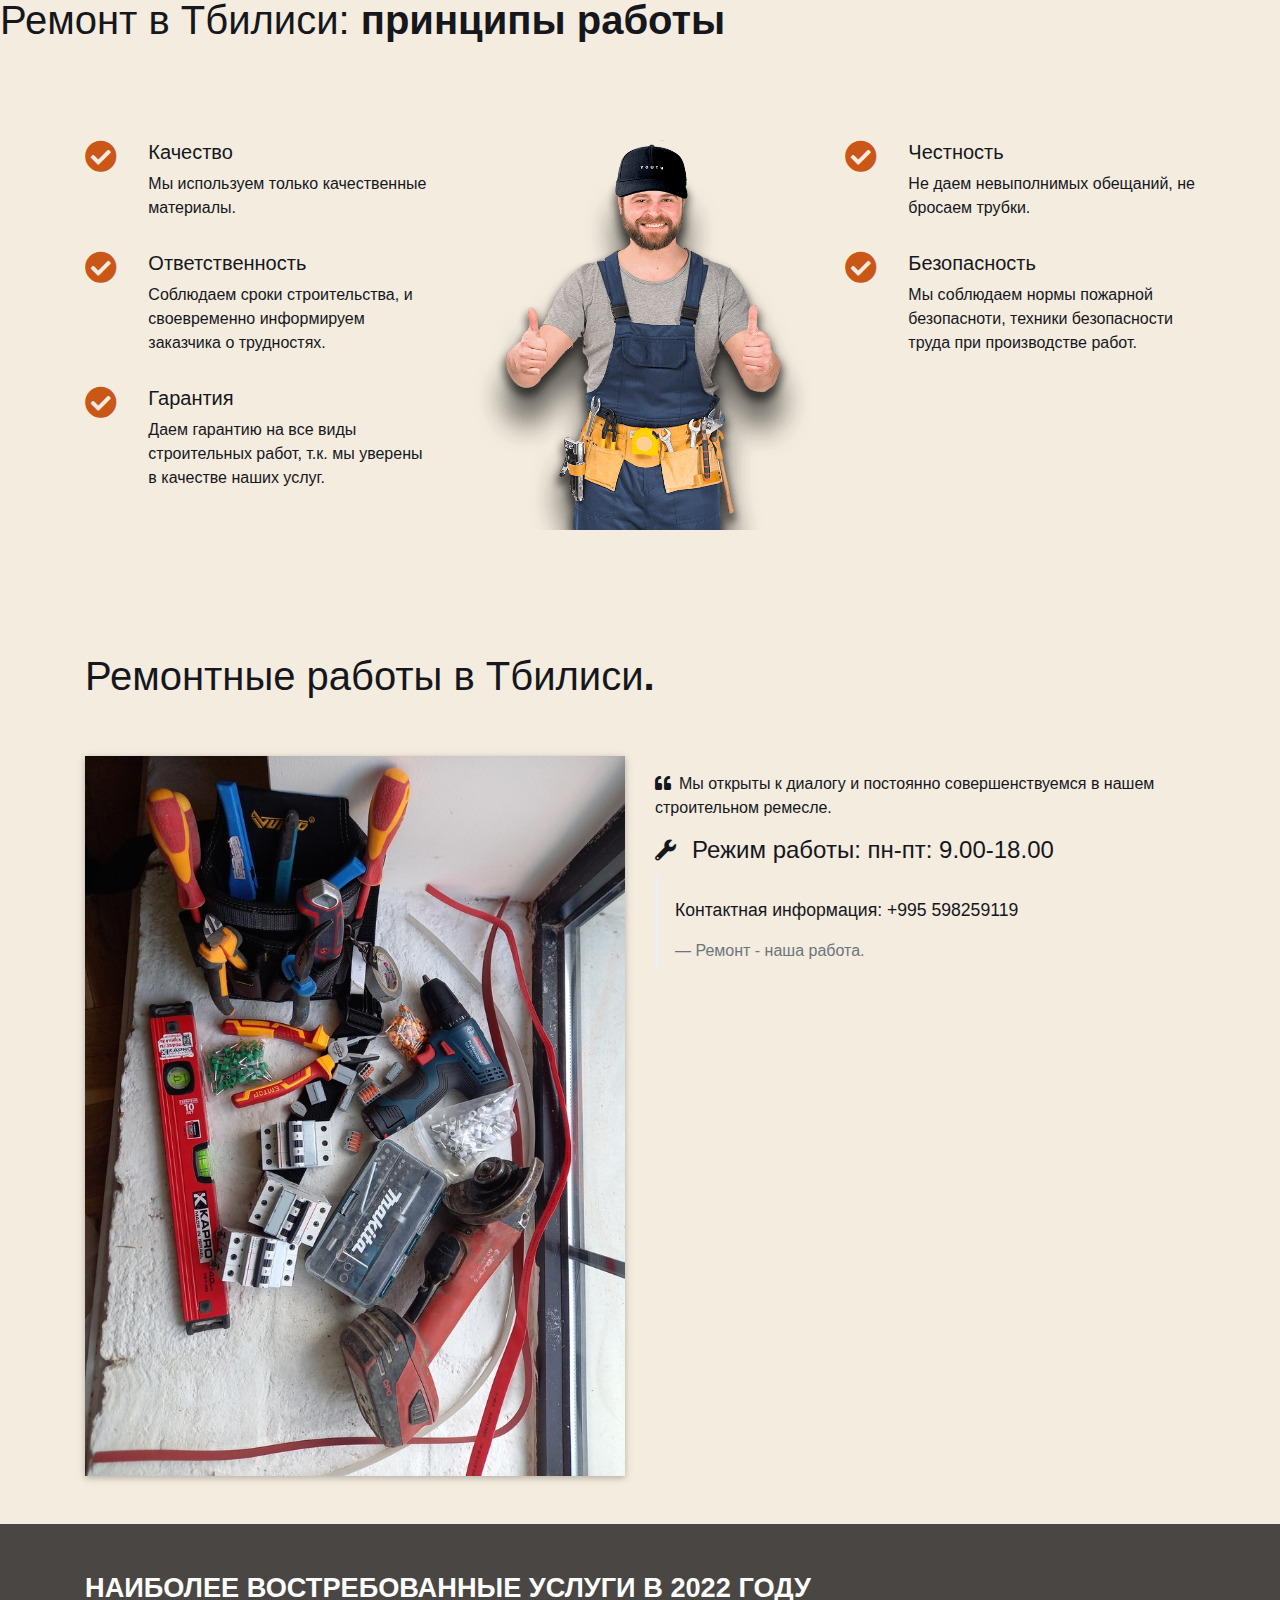
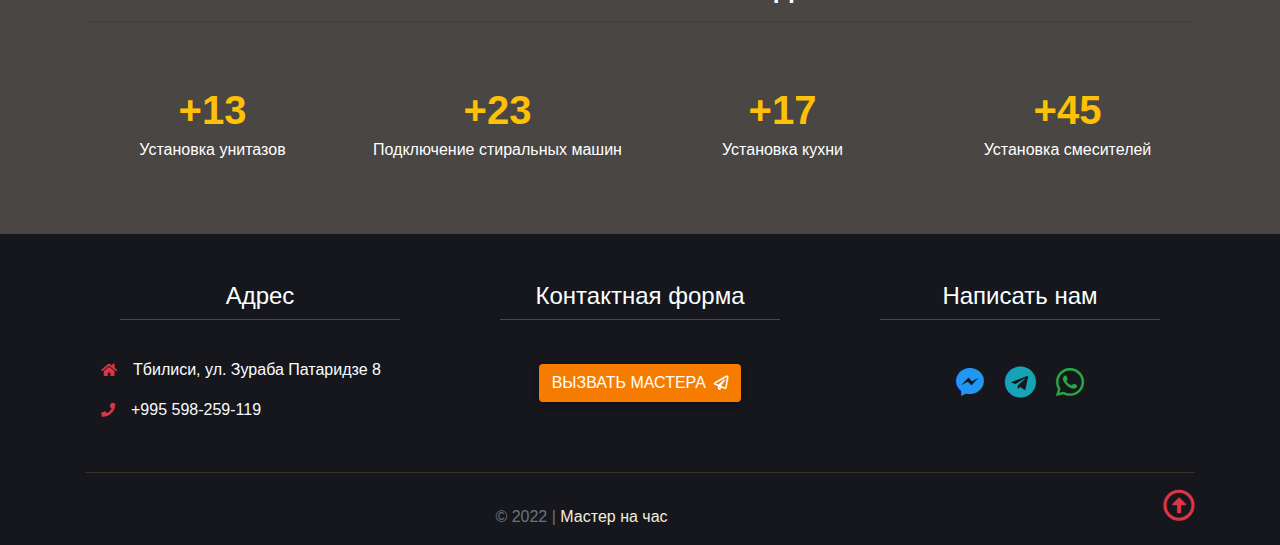
<file: remont.html>
<!DOCTYPE html><html lang="ru" prefix="og: http://ogp.me/ns#"><head>
    <!-- Required meta tags -->
    <meta charset="utf-8">
    <meta http-equiv="X-UA-Compatible" content="IE=edge">
    <meta name="viewport" content="width=device-width, initial-scale=1, shrink-to-fit=no">
    <!-- The above 3 meta tags *must* come first in the head; any other head content must come *after* these tags -->
    <!-- Fav Icon -->
    <link rel="shortcut icon" href="favicon.ico" type="image/x-icon">
    <title>Ремонт квартир, домов, офисов в Тбилиси. Грузия</title>
    <meta name="description" content="Услуги по ремонту в Тбилиси. Грузия ✔ Электромонтаж ✔ Сантехника ✔ Малярные ✔ фасадные работы ✔ Кровельные работы">
    <!-- Facebook -->
	<meta property="og:title" content="Ремонт квартир, домов, офисов в Тбилиси">
	<meta property="og:description" content="Услуги по ремонту квартир, домов, офисов в Тбилиси. Грузия.">
	<meta property="og:image" content="images/master-na-chas.jpg">
	<meta property="og:image:width" content>
	<meta property="og:image:height" content>
	<meta property="og:site_name" content>
    <!-- Bootstrap CSS -->
    <link rel="stylesheet" href="css/mdb.min.css">
    <link rel="stylesheet" href="css/bootstrap.min.css">
    <!-- Font Awesome -->
    <link rel="stylesheet" href="css/fonts.css">
    <!-- Owl Carusel -->
    <link rel="stylesheet" href="css/owl.carousel.min.css">
    <!-- Custom Stylesheets -->
    <link rel="stylesheet" href="css/custom.css">

    <!-- HTML5 shim and Respond.js for IE8 support of HTML5 elements and media queries -->
    <!-- WARNING: Respond.js doesn't work if you view the page via file:// -->
    <!--[if lt IE 9]>
      <script src="https://oss.maxcdn.com/html5shiv/3.7.3/html5shiv.min.js"></script>
      <script src="https://oss.maxcdn.com/respond/1.4.2/respond.min.js"></script>
    <![endif]-->

</head>

<body id="top">
<!-- Yandex.Metrika counter -->
<script type="text/javascript" >
   (function(m,e,t,r,i,k,a){m[i]=m[i]||function(){(m[i].a=m[i].a||[]).push(arguments)};
   m[i].l=1*new Date();
   for (var j = 0; j < document.scripts.length; j++) {if (document.scripts[j].src === r) { return; }}
   k=e.createElement(t),a=e.getElementsByTagName(t)[0],k.async=1,k.src=r,a.parentNode.insertBefore(k,a)})
   (window, document, "script", "https://mc.yandex.ru/metrika/tag.js", "ym");

   ym(90773600, "init", {
        clickmap:true,
        trackLinks:true,
        accurateTrackBounce:true,
        webvisor:true
   });
</script>
<noscript><div><img src="https://mc.yandex.ru/watch/90773600" style="position:absolute; left:-9999px;" alt="" /></div></noscript>
<!-- /Yandex.Metrika counter -->    


<!--Header-->
    <nav id="navigation-menu" class="navbar fixed-top navbar-expand-lg navbar-dark scrolling-navbar">
        <div class="container">
            <a class="navbar-brand" href="tel:+995598259119"><i class="fas fa-phone animated tada delay-1s infinite fa-sm fa-rotate-90"></i> +995 598-259-119</a><a href='index-en.html'><img src='flag_en.png' width='30'></a>		
            <button class="navbar-toggler" type="button" data-toggle="collapse" data-target="#navbarSupportedContent" aria-controls="navbarSupportedContent" aria-expanded="false" aria-label="Toggle navigation">
                <span class="navbar-toggler-icon"></span>
            </button>
            <div class="collapse navbar-collapse" id="navbarSupportedContent">
                <ul class="navbar-nav m-auto">
                    <li class="nav-item mr-4 active">
                        <a class="nav-link" href="#section-0">Главная <span class="sr-only">(current)</span></a> 
                    </li>
                    <li class="nav-item mr-4">
                        <a class="nav-link" href="#section-1">Услуги</a>
                    </li>
                    <li class="nav-item mr-4">
                        <a class="nav-link" href="#section-2">О нас</a>
                    </li>
                    <li class="nav-item mr-4">
                        <a class="nav-link" href="index.html">Мастер на час</a>
                    </li>
			  <li class="nav-item">
                        <a class="nav-link btn btn-sm btn-orange btn-form cta-btn" data-toggle="modal" data-target="#exampleModal">Оставить заявку <i class="far fa-paper-plane animated tada delay-5s infinite ml-1"></i></a>
                    </li>
                </ul>
            </div>
        </div>
    </nav>
        <header id="section-0" class="bg_img jarallax" data-jarallax="{" speed": 0.2}">
            <div class="space">
                    <div class="text-center">
                        <h1 class="h1-responsive display-4 wow fadeIn" data-wow-delay="1s">Ремонт квартир, офисов в Тбилиси</h1>
                        <hr class="hr-light-h wow fadeIn" data-wow-delay="1s">
                        <p class="lead py-3 wow fadeIn" data-wow-delay="1s">Наша компания предоставляет широкий комплекс строительных работ.<br>
				 Мы можем предложить Вам высокое качество по приемлемым ценам.</p>
                        <div class="flex-center">
                            <button class="btn btn-lg btn-orange cta-btn btn-form mt-3 mb-5 wow fadeIn" data-toggle="modal" data-target="#exampleModal" data-wow-delay="1s">Сделать заявку <i class="far fa-paper-plane animated tada delay-5s infinite ml-1"></i></button>
                        </div>
                    </div>
            </div>
    </header>
    <!--And Header-->

    <!-- Services -->
    <section id="section-1" class="row_bg">
        <div class="container">
            <div class="position-relative">
                <h2 class="h1-responsive">Услуги<strong class="mycolor"> по ремонту квартир и офисов</strong></h2>
            </div>
            <div class="row">
                <div class="col-12 columns mt-4">
                    <div class="owl-carousel owl-theme pt-5">
                        <div class="item">
                            <!--Card-->
                            <div class="card testimonial-card">
                                <!--Background color-->
                                <div class="card-up services_gr"></div>
                                <!--Avatar-->
                                <div class="avatar mx-auto white">
                                    <img src="fonts/broken-cable.svg" class="rounded-circle img-fluid">
                                </div>
                                <div class="card-body">
                                    <!--Name-->
                                    <h4 class="services_h">Электромонтажные работы</h4>
                                    <hr>
                                    <ul class="servicesLinks">
                                        <li>Прокладка проводки</li>
                                        <li>Монтаж электрощитов</li>
                                        <li>Установка электрооборудования</li>
                                    </ul>
                                </div>
                            </div>
                        </div>
                        <!--Card-->
                        <div class="item">
                            <!--Card-->
                            <div class="card testimonial-card">
                                <!--Background color-->
                                <div class="card-up services_gr"></div>
                                <!--Avatar-->
                                <div class="avatar mx-auto white">
                                    <img src="fonts/leak.svg" class="rounded-circle img-fluid">
                                </div>
                                <div class="card-body">
                                    <!--Name-->
                                    <h4 class="services_h">Сантехнические работы</h4>
                                    <hr>
                                    <ul class="servicesLinks">
                                        <li>Установка унитазов, раковин, ванны</li>
                                        <li>Прокладка трубопроводов</li>
                                        <li>Монтаж системы отопления</li>
                                    </ul>
                                </div>
                            </div>
                            <!--Card-->
                        </div>
                        <div class="item">
                            <!--Card-->
                            <div class="card testimonial-card">
                                <!--Background color-->
                                <div class="card-up services_gr"></div>
                                <!--Avatar-->
                                <div class="avatar mx-auto white">
                                    <img src="fonts/living-room.svg" class="rounded-circle img-fluid">
                                </div>
                                <div class="card-body">
                                    <!--Name-->
                                    <h4 class="services_h">Общестроительные работы</h4>
                                    <hr>
                                    <ul class="servicesLinks">
                                        <li>Отделочные и малярные работы</li>
                                        <li>Устройство напольного покрытия</li>
                                        <li>Установка перегородок и стен</li>
                                    </ul>
                                </div>
                            </div>
                            <!--Card-->
                        </div>
                        <div class="item">
                            <!--Card-->
                            <div class="card testimonial-card">
                                <!--Background color-->
                                <div class="card-up services_gr"></div>
                                <!--Avatar-->
                                <div class="avatar mx-auto white">
                                    <img src="fonts/handyman-tools.svg" class="rounded-circle img-fluid">
                                </div>
                                <div class="card-body">
                                    <!--Name-->
                                    <h4 class="services_h">Фасадные работы</h4>
                                    <hr>
                                    <ul class="servicesLinks">
                                        <li>Окраска фасадов и стен</li>
                                        <li>Ремонт балконов</li>
                                    </ul>
                                </div>
                            </div>
                            <!--Card-->
                        </div>
                        </div>
                    </div>
                    <!--row-->
                </div>
                <!--Container-->
            </div>
        </div>
    </section>
    <!-- And Services -->

    <!-- How I work -->
    <section>

        <h2 class="h1-responsive">Ремонт в Тбилиси: <strong class="mycolor">принципы работы</strong></h2>

        <!--Container-->
        <div class="container">
            <!--First row-->
            <div class="row features-small my-5 pt-5 wow fadeIn" data-wow-delay="0.6s">

                <!--First column-->
                <div class="col-md-4">
                    <!--First row-->
                    <div class="row ">
                        <div class="col-2">
                            <i class="fas fa-check-circle fa-2x about-text"></i>
                        </div>
                        <div class="col-10">
                            <h5 class="feature-title">Качество</h5>
                            <p>Мы используем только качественные материалы.
                            </p>
                            <div style="height:15px"></div>
                        </div>
                    </div>
                    <!--/First row-->

                    <!--Second row-->
                    <div class="row">
                        <div class="col-2">
                            <i class="fas fa-check-circle fa-2x about-text"></i>
                        </div>
                        <div class="col-10">
                            <h5 class="feature-title">Ответственность</h5>
                            <p>Соблюдаем сроки строительства, и своевременно информируем заказчика о трудностях. 
                            </p>
                            <div style="height:15px"></div>
                        </div>
                    </div>
                    <!--/Second row-->
			
			  <!--Third row-->
                    <div class="row">
                        <div class="col-2">
                            <i class="fas fa-check-circle fa-2x about-text"></i>
                        </div>
                        <div class="col-10">
                            <h5 class="feature-title">Гарантия</h5>
                            <p>Даем гарантию на все виды строительных работ, т.к. мы уверены в качестве наших услуг. 
                            </p>
                            <div style="height:15px"></div>
                        </div>
                    </div>
                    <!--/Third row-->

                
                </div>
                <!--/First column-->

                <!--Second column-->
                <div class="col-md-4 flex-center mb-4">
                    <img src="images/o-mastere-na-chas.png" alt="Мастер на час услуга" class="z-depth-0 img-fluid">
                </div>
                <!--/Second column-->

                <!--Third column-->
                <div class="col-md-4">
                    <!--First row-->
                    <div class="row">
                        <div class="col-2">
                            <i class="fas fa-check-circle fa-2x about-text"></i>
                        </div>
                        <div class="col-10">
                            <h5 class="feature-title">Честность</h5>
                            <p>Не даем невыполнимых обещаний, не бросаем трубки.
                            </p>
                            <div style="height:15px"></div>
                        </div>
                    </div>
                    <!--/First row-->

                    <!--Second row-->
                    <div class="row">
                        <div class="col-2">
                            <i class="fas fa-check-circle fa-2x about-text"></i>
                        </div>
                        <div class="col-10">
                            <h5 class="feature-title">Безопасность</h5>
                            <p>Мы соблюдаем нормы пожарной безопасноти, техники безопасности труда при производстве работ.
                            </p>
                            <div style="height:15px"></div>
                        </div>
                    </div>
                    <!--/Second row-->

                </div>
                <!--/Third column-->

            </div>
            <!--/First row-->
        </div>
        <!--/Container-->

    </section>
    <!-- And How I work -->

    <!--About Me -->
    <section id="section-2">
        <div class="container">
            <div class="position-relative">
                <h2 class="h1-responsive">Ремонтные работы в Тбилиси<strong class="mycolor">.</strong></h2>
            </div>
            <div class="row py-5 justify-content-md-center">
                <div class="col-lg-6 col-md-10 col-sm-12">
                    <img src="images/muzg-na-chas.jpg" alt="Муж на час" class="img-fluid z-depth-1 wow fadeInLeft" data-wow-delay="0.7s">
                </div>
                <div class="col-lg-6 col-md-10 col-sm-12 pt-3 wow fadeInRight" data-wow-delay="0.8s">
                    <p><i class="fas fa-quote-left pr-2"></i>Мы открыты к диалогу и постоянно совершенствуемся в нашем строительном ремесле.</p>
                    <h4><i class="fas fa-wrench fa-sm mr-3"></i>Режим работы: пн-пт: 9.00-18.00</h4>
                    <blockquote class="blockquote">
                        <p class="mb-0">Контактная информация: +995 598259119</p>
                        <footer class="blockquote-footer">Ремонт - наша работа.
                        </footer>
                    </blockquote>
                </div>
            </div>
        </div>
    </section>
    <!-- And Text -->

    <!-- Counter -->
    <div id="counter" class="streak streak-photo streak-long-2">
        <div class="mask flex-center py-5 rgba-black-strong">
            <div class="container">

                <h3 class="h3-responsive">Наиболее востребованные услуги в 2022 году</h3>
                <hr class="hr-light-h pb-5">

                <!--First row-->
                <div class="row text-white text-center pb-3 wow fadeInUp" data-wow-delay="0.5s">

                    <!--First column-->
                    <div class="col-md-3 counter-item mb-2">
                        <div class="amber-text h1 mb-1 font-weight-bold counter-number" data-from="1" data-to="13" data-speed="1000">+13</div>
                        <p>Установка унитазов</p>
                    </div>
                    <!--/First column-->

                    <!--Second column-->
                    <div class="col-md-3 counter-item mb-2">
                        <div class="amber-text h1 mb-1 font-weight-bold counter-number" data-from="1" data-to="23" data-speed="1000">+23</div>
                        <p>Подключение стиральных машин</p>
                    </div>
                    <!--/Second column-->

                    <!--Third column-->
                    <div class="col-md-3 counter-item mb-2">
                        <div class="amber-text mb-1 h1 font-weight-bold counter-number" data-from="1" data-to="17" data-speed="1000">+17</div>
                        <p>Установка кухни</p>
                    </div>
                    <!--/Third column-->

                    <!--Fourth column-->
                    <div class="col-md-3 counter-item">
                        <div class="amber-text mb-1 h1 font-weight-bold counter-number" data-from="1" data-to="45" data-speed="1000">+45</div>
                        <p>Установка смесителей</p>
                    </div>
                    <!--/Fourth column-->

                </div>
                <!--/First row-->
            </div>
        </div>
    </div>
    <!-- And Counter -->

   
    <!-- Footer -->
    <footer id="section-5" class="footer_bg">
        <div class="container">
            <div class="row">
                <!-- Grid column -->
                <div class="col-sm-12 col-md-4 col-lg-4">
                    <h4 class="h-form">Адрес</h4>
                    <h4 class="h-tel my-3">Адрес</h4>
                    <!-- Grid column -->
                    <div class="mt-5 mb-0 pl-3">
                        <p>
                            <i class="fas fa-home fa-sm text-danger mr-3"></i>Тбилиси, ул. Зураба Патаридзе 8</p>
                        <p>
                            <i class="fas fa-phone text-danger fa-sm mr-3"></i><a class="text-light" href="tel:+995598259119">+995 598-259-119</a></p>
                    </div>
                </div>
                <!-- Contact window button -->
                <div class="col-md-4 col-sm-12 mb-md-0 col-lg-4 mb-5">
                    <h4 class="h-form">Контактная форма</h4>
                    <h4 class="h-tel my-3">Совершить звонок</h4>
                    <div class="text-center m-5">
                        <button class="btn btn-orange cta-btn btn-form" data-toggle="modal" data-target="#exampleModal">Вызвать мастера <i class="far fa-paper-plane animated tada delay-5s infinite ml-1"></i></button>
                        <button class="btn btn orange btn-orange-tel text-center"><a href="tel:+995598259119" class="text-white">+995 598-259-119</a></button>
                    </div>
                </div>
                <!-- Grid column -->
                <div class="col-sm-12 col-md-4 col-lg-4">
                    <h4 class>Написать нам</h4>
                    <div class="col-md-12">
                        <div class="py-5 text-center">
				    <!--Facebook-->
                            <a class="mx-2"><i class="fab fa-facebook-messenger blue-text animated jello slow infinite delay-0.4s fa-2x"></i></a>
                            <!--Telegramm-->
                            <a class="mx-2" title="Telegram" href="tg://resolve?domain=Sergei1982"><i class="fab fa-telegram text-info fa-2x animated tada slow infinite delay-0.7s"></i></a>
                            <!--WhatsApp-->
                            <a class="mx-2" title="WhatsApp" href="https://wa.me/+79604458687"><i class="fab fa-whatsapp fa-2x text-success animated swing slow infinite delay-1s"></i></a>
                        </div>
                        <!--Grid column-->
                    </div>
                </div>
            </div>
            <hr>
            <a href="#top" type="button" class="back-to-top float-right __mPS2id mPS2id-clicked"><i class="far fa-arrow-alt-circle-up fa-2x text-danger"></i></a>
        </div>
        <div class="footer-copyright py-3 text-center">
            <span class="text-muted"> © 2022 |</span> <a href="#!"> Мастер на час</a>
        </div>
    </footer>
    <!-- And Footer -->

    <!-- Modal Window -->
    <div class="modal fade" id="exampleModal" tabindex="-1" role="dialog" aria-labelledby="exampleModalLabel" aria-hidden="true">
        <div class="modal-dialog" role="document">
            <div class="modal-content">
                <div class="modal-header text-center">
                </div>
                <div class="modal-body  mx-3">
                    <div id="contact" class="form-container">
                        <fieldset>
                            <div id="message">
				        <button type="button" class="close" data-dismiss="modal" aria-label="Close">
                                <span aria-hidden="true">×</span>
                                </button>
				    </div>
                            <form method="post" action="js/contact-form.php" name="contactform" id="contactform">
                                <div class="md-form mb-4">
                                    <i class="fas fa-user prefix grey-text"></i>
                                    <input name="name" id="name" type="text" value placeholder="Имя" class="form-control" autocomplete="off">
                                </div>
                               <!--div class="md-form mb-4">
                                    <i class="fas fa-envelope prefix grey-text"></i>
                                    <input name="email" id="email" type="text" value="" placeholder="Email" class="form-control" autocomplete="off" />
                                </div-->
                                <div class="md-form mb-4">
                                    <i class="fas fa-home prefix grey-text"></i>
                                    <input name="home" id="home" type="text" value placeholder="Ваш адрес" class="form-control" autocomplete="off">
                                </div>
                                <div class="md-form mb-4">
                                    <i class="fas fa-phone prefix grey-text"></i>
                                    <input name="phone" id="phone" type="text" value placeholder="Телефон" class="form-control" autocomplete="off">
                                </div>
                                <div class="md-form">
                                    <i class="fas fa-pencil prefix grey-text"></i>
                                    <textarea name="comments" id="comments" class="md-textarea form-control" rows="2" placeholder="Опишите задачу"></textarea>
                                                                    </div>
                                <div class="modal-footer d-flex justify-content-center">
                                    <button class="btn unique-color-dark text-white" type="submit" id="cf-submit" name="submit">Отправить заявку</button>
                                </div>
                            </form>
                        </fieldset>
                    </div>
                </div>
            </div>
        </div>
    </div>
    <!-- And Modal Window -->


    <!-- jQuery first, then Bootstrap JS -->
    <script src="js/jquery-3.3.1.min.js"></script>
    <script src="js/bootstrap.min.js"></script>
    <script src="js/mdb.min.js"></script>
    <!-- Optional JavaScript -->
	<script src="js/wow.min.js"></script>
    <script src="js/owl.carousel.min.js"></script>
    <script src="js/counter.js"></script>
    <script src="js/typed.min.js"></script>
    <script src="js/jquery.malihu.PageScroll2id.min.js"></script>
    <script src="js/maskedinput.min.js"></script>
    <script src="js/custom.js"></script>
	<script type="text/javascript">
    $(document).ready(function() {
      new WOW().init();
    });
    </script>


</body></html>
</file>
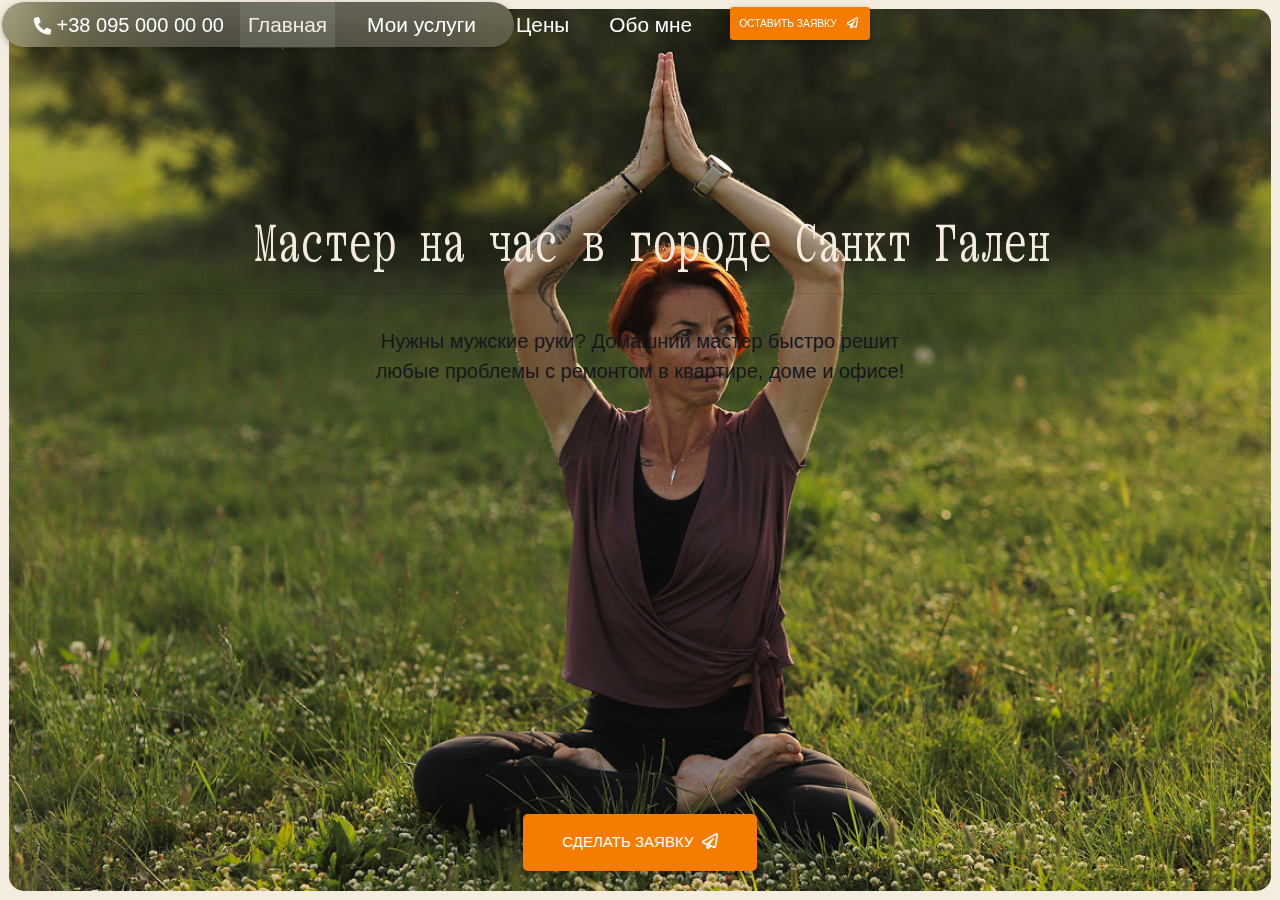
<file: шаблон.html>
<html lang="ru" prefix="og: http://ogp.me/ns#"><head>
    <!-- Required meta tags -->
    <meta charset="utf-8">
    <meta http-equiv="X-UA-Compatible" content="IE=edge">
    <meta name="viewport" content="width=device-width, initial-scale=1, shrink-to-fit=no">
    <!-- The above 3 meta tags *must* come first in the head; any other head content must come *after* these tags -->
    <!-- Fav Icon -->
    <link rel="shortcut icon" href="favicon.ico" type="image/x-icon">
    <meta name="robots" content="noindex,nofollow">
    <title>Мастер на час город N | (Муж на час)</title>
    <meta name="description" content="Услуги мастера на час в городе N ✔ Вызвать мастера на дом ✔ Услуги электрика, сантехника, мелкий ремонт квартир">
    <!-- Facebook -->
	<meta property="og:title" content="Мастер на час в городе | (Муж на час)">
	<meta property="og:description" content="Услуги мастера на час в городе N ✔ Вызвать мастера на дом ✔ Услуги электрика, сантехника, мелкий ремонт квартир">
	<meta property="og:image" content="images/master-na-chas.jpg">
	<meta property="og:image:width" content>
	<meta property="og:image:height" content>
	<meta property="og:site_name" content>
    <!-- Bootstrap CSS -->
    <link rel="stylesheet" href="css/mdb.min.css">
    <link rel="stylesheet" href="css/bootstrap.min.css">
    <!-- Font Awesome -->
    <link rel="stylesheet" href="css/fonts.css">
    <!-- Owl Carusel -->
    <link rel="stylesheet" href="css/owl.carousel.min.css">
    <!-- Custom Stylesheets -->
    <link rel="stylesheet" href="css/custom.css">


<body id="top">
    <!--Header-->
    <nav id="navigation-menu" class="navbar fixed-top navbar-expand-lg navbar-dark scrolling-navbar">
        <div class="container">
            <a class="navbar-brand" href="tel:380950000000"><i class="fas fa-phone animated tada delay-1s infinite fa-sm fa-rotate-90"></i> +38 095 000 00 00</a>
            <button class="navbar-toggler" type="button" data-toggle="collapse" data-target="#navbarSupportedContent" aria-controls="navbarSupportedContent" aria-expanded="false" aria-label="Toggle navigation">
                <span class="navbar-toggler-icon"></span>
            </button>
            <div class="collapse navbar-collapse" id="navbarSupportedContent">
                <ul class="navbar-nav m-auto">
                    <li class="nav-item mr-4 active">
                        <a class="nav-link" href="#section-0">Главная <span class="sr-only">(current)</span></a>
                    </li>
                    <li class="nav-item mr-4">
                        <a class="nav-link" href="#section-1">Мои услуги</a>
                    </li>
                    <li class="nav-item mr-4">
                        <a class="nav-link" href="#section-3">Цены</a>
                    </li>
                    <li class="nav-item mr-4">
                        <a class="nav-link" href="#section-2">Обо мне</a>
                    </li>
                    <li class="nav-item">
                        <a class="nav-link btn btn-sm btn-orange btn-form cta-btn" data-toggle="modal" data-target="#exampleModal">Оставить заявку <i class="far fa-paper-plane animated tada delay-5s infinite ml-1"></i></a>
                    </li>
                </ul>
            </div>
        </div>
    </nav>
    <header id="section-0" class="bg_img jarallax" data-jarallax="{" speed": 0.2}">
            <div class="space">
                    <div class="text-center">
                        <h1 class="h1-responsive display-4 wow fadeIn" data-wow-delay="1s">Мастер на час в городе Санкт Гален</h1>
                        <hr class="hr-light-h wow fadeIn" data-wow-delay="1s">
                        <p class="lead py-3 wow fadeIn" data-wow-delay="1s">Нужны мужские руки? Домашний мастер быстро решит <br>любые проблемы с ремонтом в квартире, доме и офисе!</p>
                        <div class="flex-center">
                            <button class="btn btn-lg btn-orange cta-btn btn-form mt-3 mb-5 wow fadeIn" data-toggle="modal" data-target="#exampleModal" data-wow-delay="1s">Сделать заявку <i class="far fa-paper-plane animated tada delay-5s infinite ml-1"></i></button>
                            <button class="btn btn-orange btn-orange-tel wow fadeIn" data-wow-delay="1s"><a href="tel:0958000000" class="text-white">+38 (095) 800 00 00</a></button>
                        </div>
                    </div>
            </div>



    
    </header>
    <!--And Header-->






    <!-- Modal Window -->
    <div class="modal fade" id="exampleModal" tabindex="-1" role="dialog" aria-labelledby="exampleModalLabel" aria-hidden="true">
        <div class="modal-dialog" role="document">
            <div class="modal-content">
                <div class="modal-header text-center">
                    <h5 class="modal-title w-100 font-weight-bold" id="exampleModalLabel">Обратная связь</h5>
                    <button type="button" class="close" data-dismiss="modal" aria-label="Close">
                        <span aria-hidden="true">×</span>
                    </button>
                </div>
                <div class="modal-body  mx-3">
                    <div id="contact" class="form-container">
                        <fieldset>
                            <div id="message"></div>
                            <form method="post" action="js/contact-form.php" name="contactform" id="contactform">
                                <div class="md-form mb-4">
                                    <i class="fas fa-user prefix grey-text"></i>
                                    <input name="name" id="name" type="text" value placeholder="Имя" class="form-control" autocomplete="off">
                                </div>
                               <!--div class="md-form mb-4">
                                    <i class="fas fa-envelope prefix grey-text"></i>
                                    <input name="email" id="email" type="text" value="" placeholder="Email" class="form-control" autocomplete="off" />
                                </div-->
                                <div class="md-form mb-4">
                                    <i class="fas fa-home prefix grey-text"></i>
                                    <input name="home" id="home" type="text" value placeholder="Ваш адрес" class="form-control" autocomplete="off">
                                </div>
                                <div class="md-form mb-4">
                                    <i class="fas fa-phone prefix grey-text"></i>
                                    <input name="phone" id="phone" type="text" value placeholder="Телефон" class="form-control" autocomplete="off">
                                </div>
                                <div class="md-form">
                                    <i class="fas fa-pencil prefix grey-text"></i>
                                    <textarea name="comments" id="comments" class="md-textarea form-control" rows="4" placeholder="Опишите задачу"></textarea>
                                    <div class="editContent">
                                        <p class="small text-center"><span class="guardsman text-info">* Все поля для заполнения важны.</span></p>
                                    </div>
                                </div>
                                <div class="modal-footer d-flex justify-content-center">
                                    <button class="btn unique-color-dark text-white" type="submit" id="cf-submit" name="submit">Отправить заявку</button>
                                </div>
                            </form>
                        </fieldset>
                    </div>
                </div>
            </div>
        </div>
    </div>
    <!-- And Modal Window -->

    <!-- jQuery first, then Bootstrap JS -->
    <script src="js/jquery-3.3.1.min.js"></script>
    <script src="js/bootstrap.min.js"></script>
    <script src="js/mdb.min.js"></script>
    <!-- Optional JavaScript -->
	<script src="js/wow.min.js"></script>
    <script src="js/owl.carousel.min.js"></script>
    <script src="js/counter.js"></script>
    <script src="js/typed.min.js"></script>
    <script src="js/jquery.malihu.PageScroll2id.min.js"></script>
    <script src="js/maskedinput.min.js"></script>
    <script src="js/custom.js"></script>
	<script type="text/javascript">
    $(document).ready(function() {
      new WOW().init();
    });
    </script>


</body></html>
</file>
<file: css/custom.css>
@charset "utf-8";
/* CSS Document */

/*------------------------------------------

Table Of Index
------------------
1. Base css
2. Header css
3. Services css
4. Price css
5. About css
6. Call to Action css
7. Text css
8. Counter css
9. Testimonials Css
10. Footer css
11. Modal Window css
12. Media Screen

------------------------------------------*/

/*********************************************
		Base css
*********************************************/

* {
    margin: 0;
    padding: 0;
}

:root {
  --text-color: #15171d;
  --span-color: #ca5718;
}

body {
    color: var(--text-color);
    background-color: #F4ECDF;
	line-height: 1.5;
    font-size: 1rem;

}

a:hover, a:focus, a:active {
      text-decoration: none;
      color: inherit;
 }
 
 a {
	 color: fefefe;
 }

section {
padding-top:50px;
}

/*********************************************
		Header css
*********************************************/

header {
	height: 98vh;
	overflow: hidden;
	position: relative;
	margin:1vh;
}

header h1 {
    padding-top: 15%;
    padding-left:2%;
    font-size: 8vw;
	color: #F4ECDF;
	font-family: 'Kommuna-Narrow';
    font-weight: 400;
    leading-trim: NONE;
    line-height: 100%;
    letter-spacing: 1px;
    white-space: nowrap;
}

.mleft {
    padding-left:10%;
    padding-right:25%;
    white-space: nowrap;
}

header h2 {
    margin-top: -14%;
    margin-left:70%;
    font-size: 4vw;
	color: #F4ECDF;
	font-family: 'Gogol';
    white-space: nowrap;
}

.bg_img {
    background-image:url(../images/headimage.jpg);
    background-repeat: no-repeat;
    background-position: center;
    background-size: cover;
    border-radius: 15px;
}

.flag {
	width: 25px;
	margin-left: 5px;
	margin-right: 5px;
}

.navbar {
    margin-top:2px;
    margin-left:2px;
    width: 40vw;
	height: 45px;
    border-radius: 100px;
    background: #F4ECDF1F;
    backdrop-filter: blur(28px);
}

.nav-link {
    white-space: nowrap;
	font-size: 1.3rem;
}

#navigation-menu a.mPS2id-highlight {
    background-color: rgba(255, 255, 255, 0.1);
    color: #F4ECDF;
}

.navbar.navbar-dark .navbar-nav .nav-item.active > .nav-link {
    background-color: rgba(255, 255, 255, 0);
    color: #F4ECDF;
}

.span-custom {
margin:-10;
}

.btn.dropdown-toggle,
.top-nav-collapse {
    background-color: #1C2331!important;
}

.ceneter_{
  height:70vh;
  display: flex;
  justify-content: center;
  align-items: center;
}

.btn_custom {
    width:300px;
    border-radius: 100px;
    background: #F4ECDFE5;
    backdrop-filter: blur(31.299999237060547px)

}

a {
    text-decoration: none!important;
	color: #F4ECDF;
}

.cta-btn:hover {
    background-color: transparent!important;
    color: #f7f3f3;
    border-color: #f7f3f3;
    transition: all 0.8s linear;
}

.space {
	padding: 1rem 1rem 1rem;
}
/*********************************************
		About me css
*********************************************/
.row_bg {
padding:15px;

}

h2.aboutme {
	font-family: 'Kommuna-Narrow';
    font-size: 5rem;
    color: #8E9073;
    white-space: nowrap;
    padding-left: 100px;
    margin-top:0px;

}

.name {
    font-size: 3.5rem;
     font-weight: bold;
	color: #F4ECDF;
	font-family: 'Gogol';
    white-space: nowrap;
    padding:3px;
    text-align:center;
}

.photoname {
    height:80vh;
    background-image:url(../images/yulia.jpg);
    background-repeat: no-repeat;
    background-position: center;
    background-size: cover;
    border-radius: 45px;
}


p.aboutme {
    margin-top:50px;
    padding-right:50px;
    font-family: 'Cygre';
    font-size: 1.7rem;
    color: #3C2808;
    line-height: 34px;

}

.right_{
text-align: right;
    padding-left:50px;
        padding-top:70px;
}

.bookmark {
    background-image:url(../images/bookmark.png);
    background-repeat: no-repeat;
    background-position: 0px 22px;
}




















h4.services_h {
    color: var(--span-color);
	font-weight: bold!important;
	text-align: center;
	margin-bottom: 1.5rem
}

.card .card-body .card-text {
    font-size: 1rem;
    color: #111010;
    font-weight: 400;
}

.testimonial-card .card-up {
    overflow: hidden;
    height: 120px;
    -webkit-border-top-left-radius: .25rem;
    border-top-left-radius: .25rem;
    -webkit-border-top-right-radius: .25rem;
    border-top-right-radius: .25rem;
}

.testimonial-card .avatar {
    -webkit-border-radius: 50%;
    border-radius: 50%;
    width: 120px;
    margin-top: -60px;
    overflow: hidden;
    border: 5px solid #fff;
}

ul,
ul.servicesLinks {
    list-style: none;
}

.servicesLinks li {
    position: relative;
    padding-left: 28px;
}

.servicesLinks li:before {
    content: "\27A5";
    font-family: 'FontAwesome';
    position: absolute;
    top: 0;
    left: 0;
    font-size: 18px;
    color: var(--span-color);
}


/* Carusel */

.owl-carousel .owl-nav button.owl-next,
.owl-carousel .owl-nav button.owl-prev {
    font-size: 2.1rem;
    color: #343A40;
    background: #b7c6c9;
    width: 40px;
    height: 40px;
    top: 26px;
    line-height: 1;
}

.owl-carousel .owl-nav button.owl-next:hover,
.owl-carousel .owl-nav button.owl-prev:hover {
    background: var(--span-color);
    transition: background 1s, color 1s;
    color: #fafafa;
}

.owl-theme .owl-nav {
    position: absolute;
    top: -4%;
    left: 50%;
    margin-left: -50px;
}

.owl-theme .owl-nav [class*=owl-]:hover {
    background: rgba(134, 151, 145, 0);
    color: var(--span-color);
    text-decoration: none;
}

button:focus {
    outline: 0px auto -webkit-focus-ring-color;
}

.owl-theme .owl-dots .owl-dot.active {
    display: inline-block;
    zoom: 1.1;
    transition: zoom 1s;
}

.owl-theme .owl-dots .owl-dot.active span,
.owl-theme .owl-dots .owl-dot:hover span {
    background: var(--span-color);
    transition: background 1s;
}

.owl-theme .owl-dots {
    margin-top: 30px;
}

.owl-carousel .owl-stage-outer {
    margin-top: 20px;
}

/*********************************************
		About css
*********************************************/

.about-text {
    color: var(--span-color);
}

/*********************************************
		Testimonials css
*********************************************/

.testimonial-carousel .carousel-control.left:before {
    content: "\2039";
}

.testimonial-carousel .carousel-control.right:before {
    content: "\203a";
}

.testimonial-carousel .testimonial {
    margin-right: 23%;
    margin-left: 23%;
}

.testimonial-carousel .carousel-control:before {
    font-size: 5rem;
    color: rgba(0, 0, 0, .6);
    -webkit-transition: .4s;
    -o-transition: .4s;
    transition: .4s;
}

.testimonial-carousel .carousel-control.left {
    left: 6%;
}

.testimonial-carousel .carousel-control {
    background-image: none;
    top: 50%;
    -webkit-transform: translateY(-35%);
    -ms-transform: translateY(-35%);
    transform: translateY(-35%);
}

/*********************************************
		Price css
*********************************************/

.accordion-bg {
    background-image: url(../images/usluga-master-na-chas.jpg);
    background-size: cover;
    background-repeat: no-repeat;
    background-attachment: fixed;
}

.accordion.md-accordion.accordion-2 .card {
    background-color: rgba(2, 1, 1, 0.9);
}

.accordion.md-accordion.accordion-2 .card {
    border: 0;
}

table td {
    font-size: 1.1rem;
    font-weight: 300;
    letter-spacing: 1px;
}

/*********************************************
		Call to Actions css
*********************************************/

.cta {
    font-size: 2rem;
    font-family: inherit;
}

.browns {
    color: var(--span-color);
}

#typed2.wrapper {
    position: absolute;
    top: 0;
    left: 0;
}

section.frame_bg {
    position: relative;
	 background-image: url('../images/remont-v-vannoy.jpg');
    background-repeat: no-repeat;
    background-size: cover;
    background-position: center;
    background-attachment: fixed;
}

.mt-6 {
    margin-top: 7rem !important;
}

.mt-5-5 {
    margin-top: 6.5rem;
}

.black {
    background-color: #000000c7!important;
    border: 4px #fff;
    border-style: outset;
    border-radius: 25px;
}

/*********************************************
		Counter css
*********************************************/

#counter h3 {
	color :#fdfdfd;
	text-transform: uppercase;
	font-weight: bold;
	margin-bottom: .5rem;
}
.streak {
    display: block;
    position: relative;
    overflow: hidden;
}

.streak.streak-long-2 {
    height: 100%;
}

.streak.streak-photo {
    background-image: url('../images/populyarnie-uslugi.jpg');
    background-repeat: no-repeat;
    background-size: cover;
    background-position: center;
    background-attachment: fixed;
}

/*********************************************
		Modal Window css
*********************************************/

.md-form .prefix {
    top: .25rem;
    font-size: 1.50rem;
}

/*********************************************
		Footer css
*********************************************/

.footer_bg {
    background-color: var(--text-color);
	padding-top: 3rem;
}

footer h4 {
    position: relative;
    color: #fcffff;
	text-align: center;
}

footer p {
    text-align: justify;
    color: #fcffff;
}

footer h4:after {
    position: absolute;
    content: "";
    top: 37px;
    left: 50%;
    width: 80%;
    margin-left: -40%;
    height: 1px;
    background-color: rgba(245, 177, 110, 0.3);
}

footer hr {
    background-color: rgba(254, 187, 121, 0.2);
}

.footer-copyright a:hover {
	color: rgba(245, 177, 110, 0.3);
}
.text-viber {
    color: #574E92;
}

.text-skype {
    color: #00A9E8;
}

/*****************************************
		Media Screen
*****************************************/

@media(min-width: 320px) and (max-width: 576px) {

header h2 {
    margin-top: -17%;
    margin-left:65%;
    font-size: 5vw;
	color: #F4ECDF;
	font-family: 'Gogol';
    white-space: nowrap;

}


    .navbar {


    }

    .nav-link {
        white-space: nowrap;
	    font-size: 1rem;
    }

    .navbar-toggler-icon {

    }

    }
	
	.testimonial-carousel .testimonial {
		margin-left:  15%;
		margin-right:  15%;
	}

}

@media(min-width: 577px) and (max-width: 767.8px) {

    .btn-form {
        display: none;
    }

    .h-tel {
        display: block;
    }

    .btn-orange-tel {
        display: inline;
    }

    h4.mt-5-5,
    button.mt-5-5 {
        margin: 1.5rem 0;
    }

	.h-form,
    .btn-form {
        display: none;
    }

	h2:after {
        display: none;
    }

	section.frame_bg {
        background: linear-gradient(40deg, #45cafc, #303f9f);
    }

}

@media(min-width: 768px) and (max-width: 1024px) {

    .h-tel,
    .btn-orange-tel {
        display: none;
    }

    h4.mt-5-5,
    button.mt-5-5 {
        margin: 2rem 0;
    }
}

@media(min-width: 1025px) and (max-width: 1440px) {

    .btn-form {
        display: inline-block;
    }

    .h-tel,
    .btn-orange-tel {
        display: none;
    }

    h4.mt-5-5,
    button.mt-5-5 {
        margin: 5.5rem 0;
    }
}

@media(min-width: 1441px) and (max-width: 2560px) {

    .h-tel,
    .btn-orange-tel {
        display: none;
    }

    h4.mt-5-5,
    button.mt-5-5 {
        margin: 13.5rem 0;
    }
}


@font-face {
  font-family: "Kommuna-Narrow";
  src: url("../fonts/Kommuna-Narrow.ttf");

}

@font-face {
  font-family: "Gogol";
  src: url("../fonts/gogol_regular.otf");

}

@font-face {
  font-family: "Cygre";
  src: url("../fonts/ofont.ru_Cygre.ttf");

}
</file>
